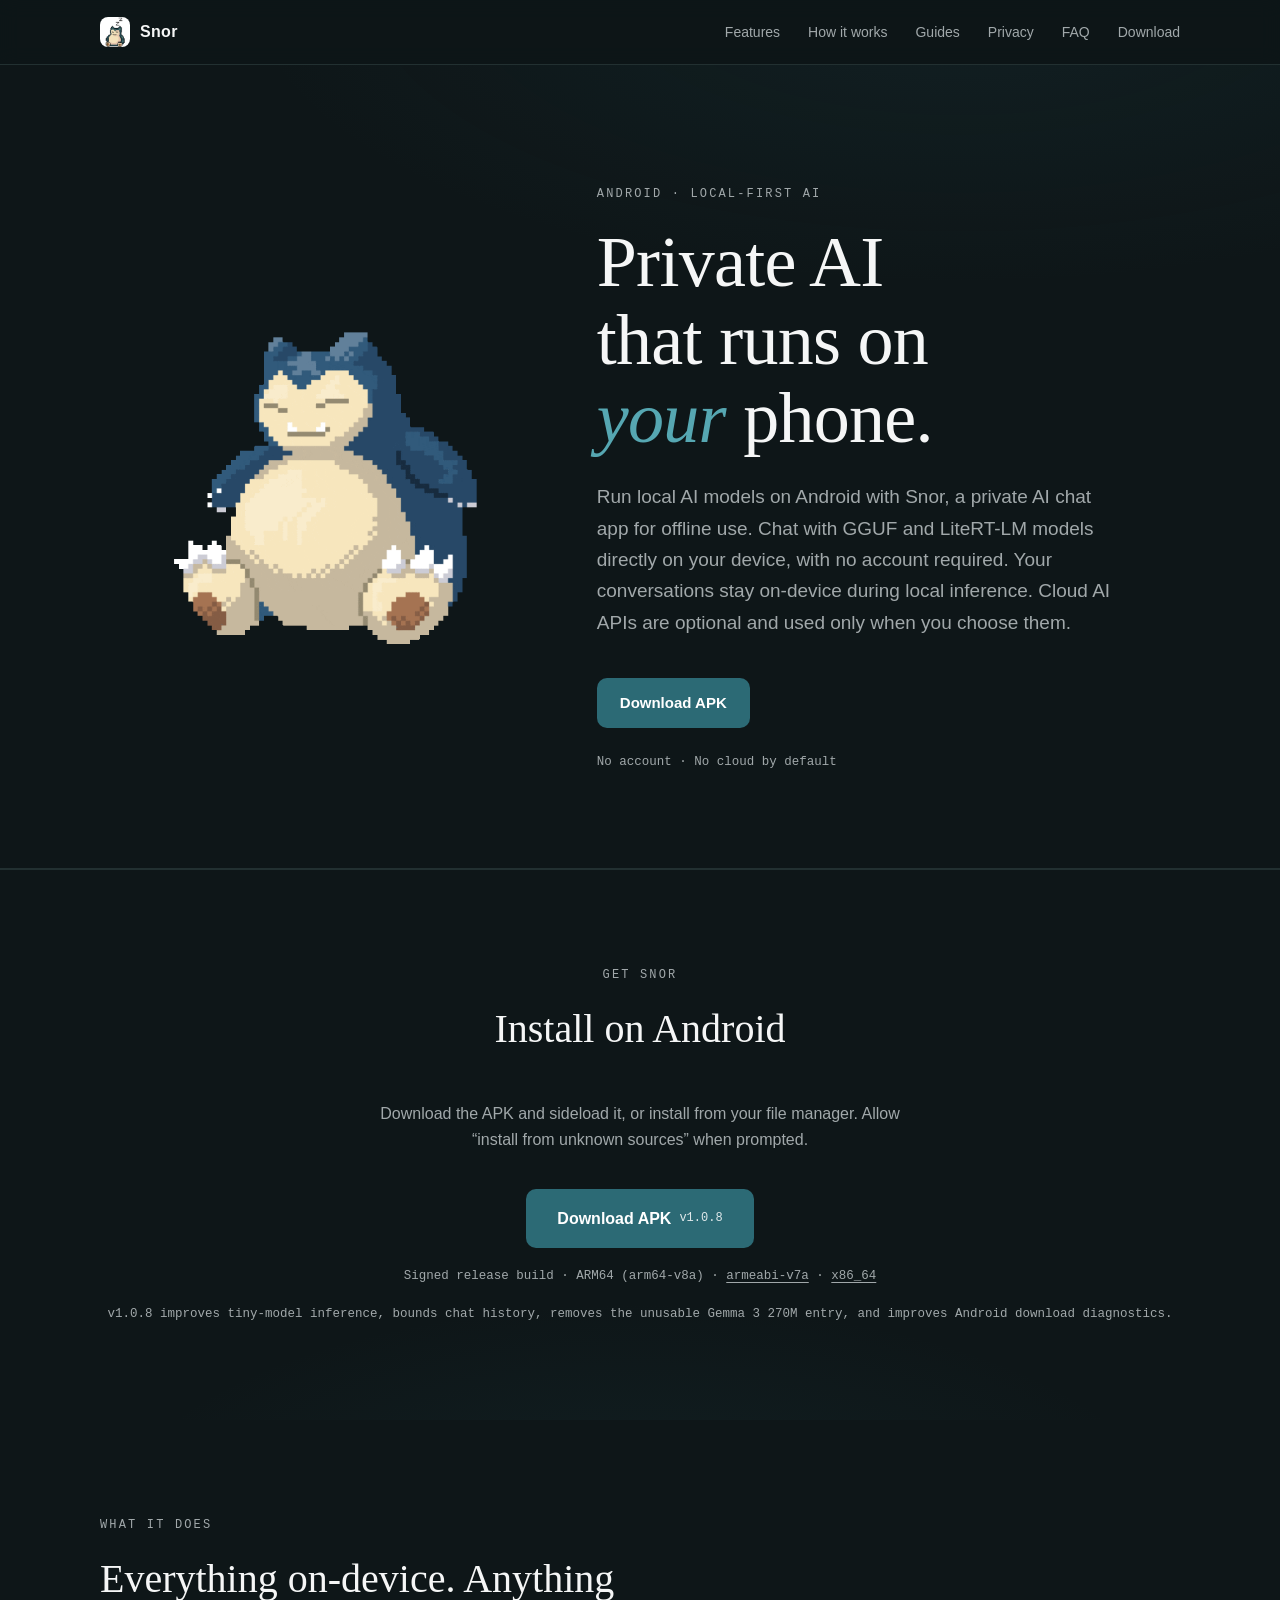
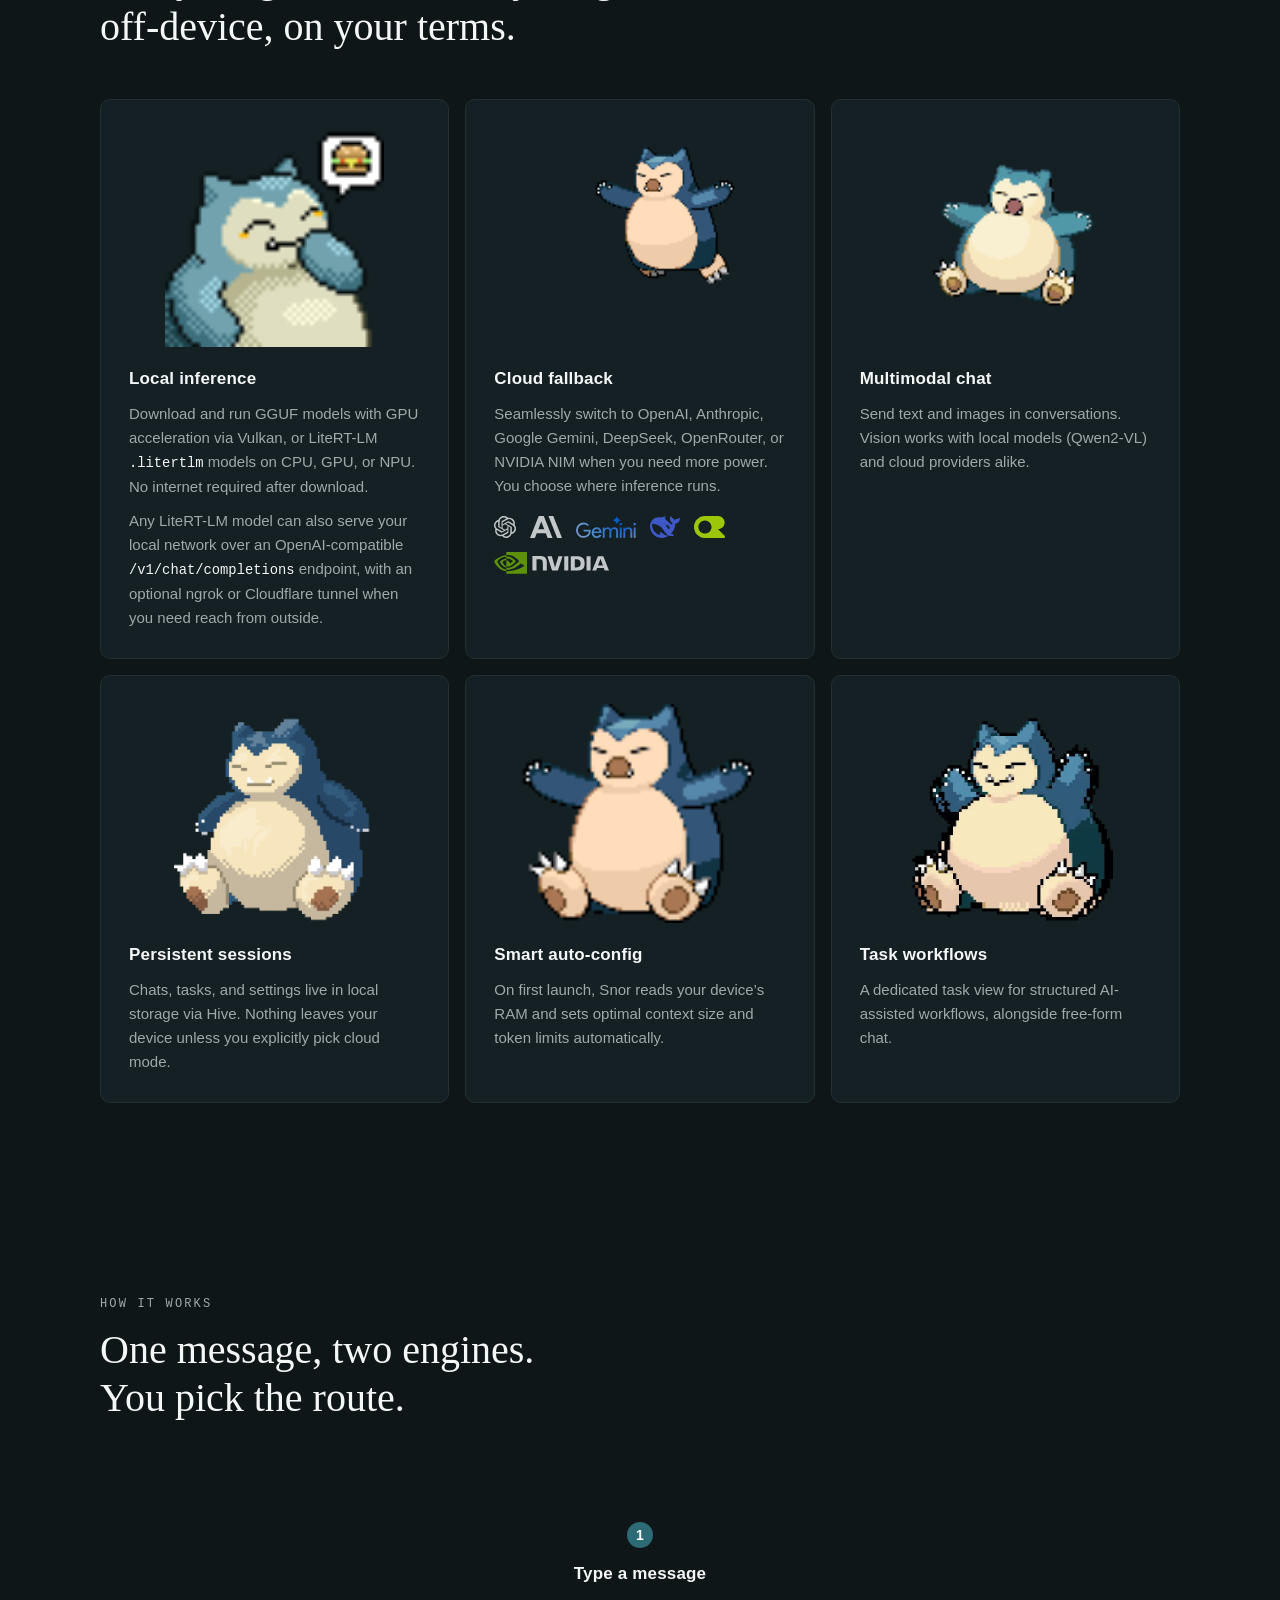
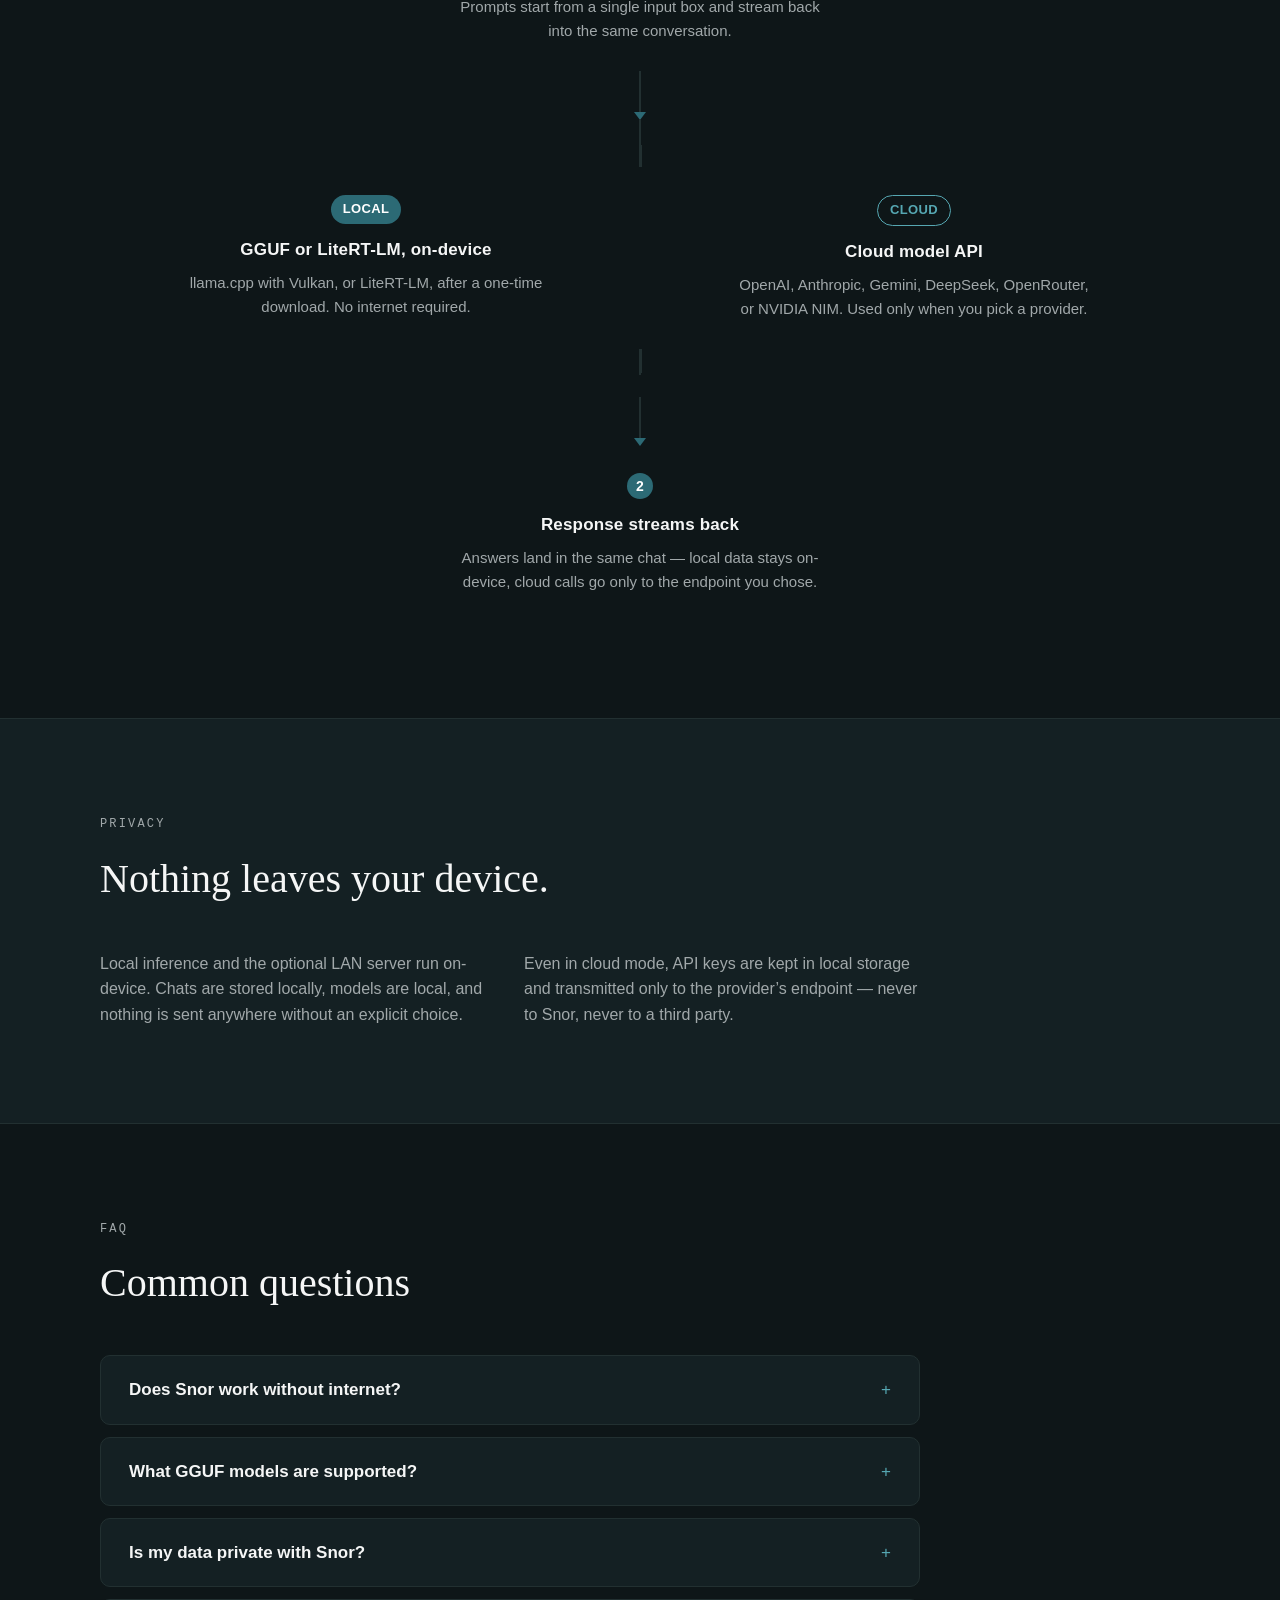
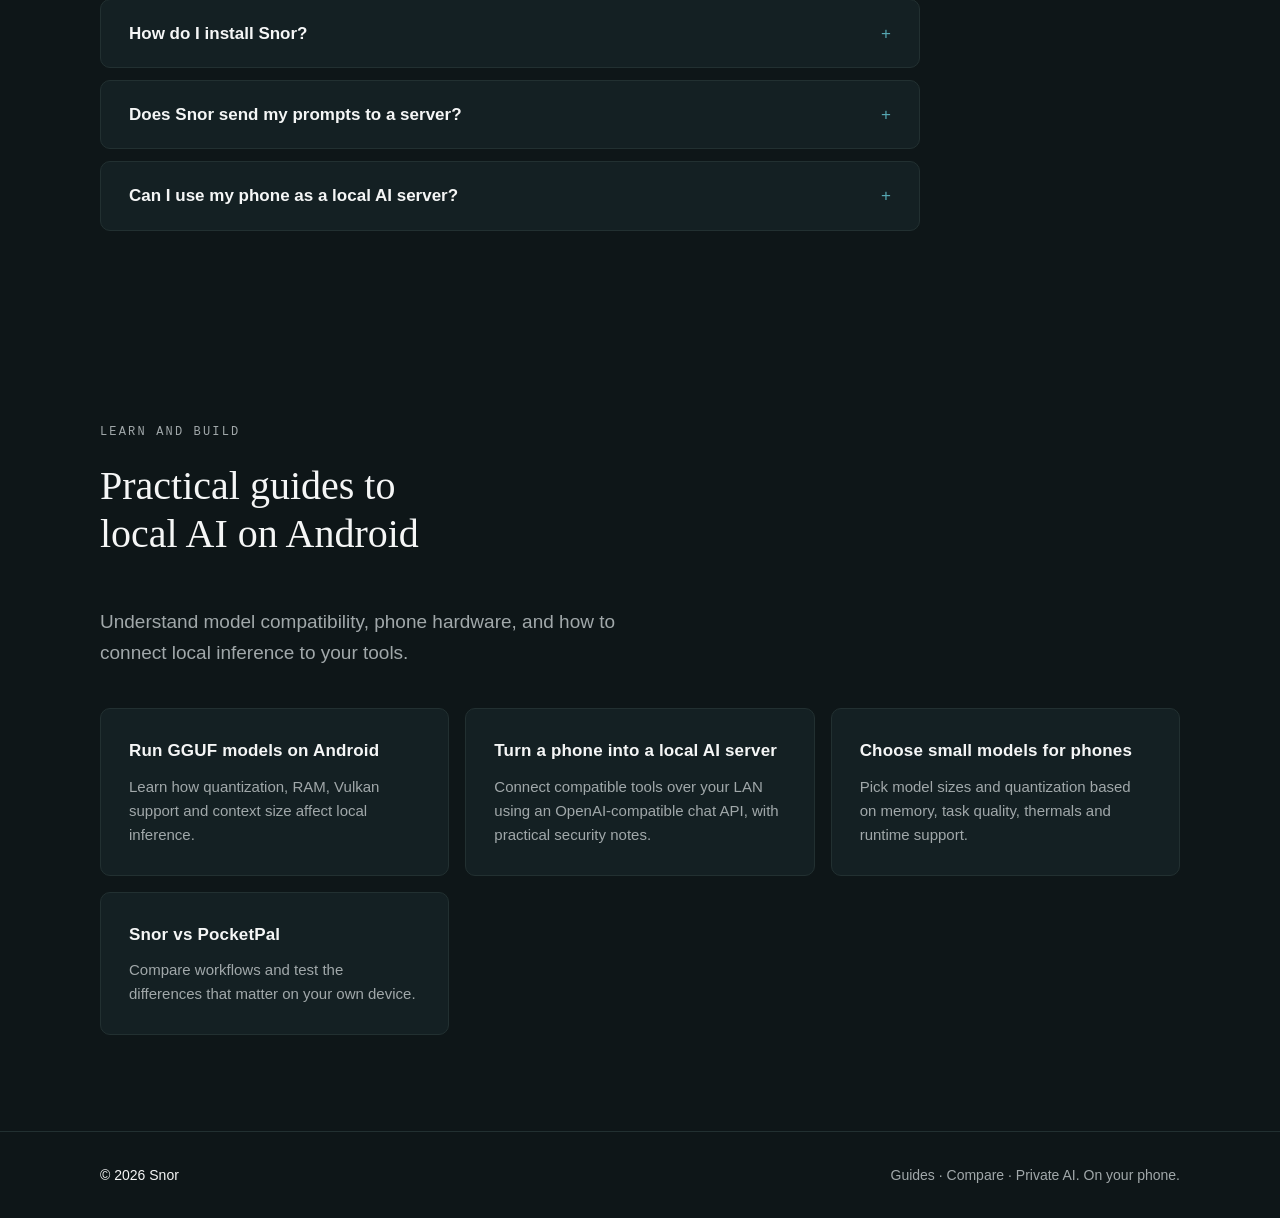
<file: index.html>
<!DOCTYPE html>
<html lang="en">
<head>
  <meta charset="UTF-8" />
  <meta name="viewport" content="width=device-width, initial-scale=1.0" />
  <meta name="robots" content="index, follow" />
  <title>Snor: Offline AI Chat &amp; Local LLMs for Android</title>
  <meta name="description" content="Run GGUF and LiteRT-LM models locally on Android with Snor, a private AI chat app. No account or internet needed for local inference; cloud AI is optional." />
  <meta property="og:title" content="Snor: Offline AI Chat &amp; Local LLMs for Android" />
  <meta property="og:site_name" content="Snor" />
  <meta property="og:description" content="Run GGUF and LiteRT-LM models locally on Android. Private AI chat with no account, offline inference, and optional cloud providers on your terms." />
  <meta property="og:type" content="website" />
  <meta property="og:locale" content="en_US" />
  <meta property="og:url" content="https://www.snor.site/" />
  <meta property="og:image" content="https://www.snor.site/assets/logo.jpg" />
  <meta property="og:image:secure_url" content="https://www.snor.site/assets/logo.jpg" />
  <meta property="og:image:type" content="image/jpeg" />
  <meta property="og:image:width" content="736" />
  <meta property="og:image:height" content="736" />
  <meta property="og:image:alt" content="Pixel-art fox mascot sitting with eyes closed and Zs floating above its head" />
  <meta name="twitter:card" content="summary_large_image" />
  <meta name="twitter:title" content="Snor: Offline AI Chat &amp; Local LLMs for Android" />
  <meta name="twitter:description" content="Run GGUF and LiteRT-LM models locally on Android. Private AI chat with no account, offline inference, and optional cloud providers on your terms." />
  <meta name="twitter:image" content="https://www.snor.site/assets/logo.jpg" />
  <meta name="twitter:image:alt" content="Pixel-art fox mascot sitting with eyes closed and Zs floating above its head" />
  <meta name="theme-color" content="#0e1618" />
  <link rel="canonical" href="https://www.snor.site/" />
  <link rel="preload" as="image" href="assets/img/idle.gif" fetchpriority="high" />
  <script type="application/ld+json">
  {
    "@context": "https://schema.org",
    "@graph": [
      {
        "@type": "Organization",
        "@id": "https://www.snor.site/#org",
        "name": "Snor",
        "url": "https://www.snor.site/",
        "logo": "https://www.snor.site/assets/logo.jpg",
        "sameAs": ["https://github.com/ravvdevv/snor-landing"]
      },
      {
        "@type": "SoftwareApplication",
        "@id": "https://www.snor.site/#app",
        "name": "Snor",
        "url": "https://www.snor.site/",
        "description": "A privacy-first Android AI chat app that runs supported GGUF and LiteRT-LM models locally on-device, with optional cloud AI chosen by the user.",
        "applicationCategory": "UtilitiesApplication",
        "applicationSubCategory": "AI Chat Client",
        "operatingSystem": "Android 8.0 or later",
        "softwareVersion": "1.0.8",
        "image": "https://www.snor.site/assets/logo.jpg",
        "downloadUrl": "https://github.com/ravvdevv/snor-landing/releases/latest/download/snor-v1.0.8.apk",
        "installUrl": "https://github.com/ravvdevv/snor-landing/releases/latest/download/snor-v1.0.8.apk",
        "softwareRequirements": "Android 8.0+ (API 26). Vulkan-capable GPU recommended for GGUF models.",
        "featureList": [
          "100% offline on-device inference",
          "GGUF (Q4_K_M, Q5_K_M) with Vulkan GPU acceleration",
          "LiteRT-LM models on CPU, GPU or NPU",
          "OpenAI-compatible /v1/chat/completions endpoint on your local network",
          "Opt-in cloud fallback to OpenAI, Anthropic, Gemini, DeepSeek, OpenRouter or NVIDIA NIM",
          "Multimodal chat with text and images",
          "Persistent local sessions",
          "Automatic context sizing based on device RAM"
        ],
        "offers": {
          "@type": "Offer",
          "price": "0",
          "priceCurrency": "USD",
          "availability": "https://schema.org/InStock",
          "operatingSystem": "Android 8.0+",
          "fileSize": "82.6 MB",
          "installUrl": "https://github.com/ravvdevv/snor-landing/releases/latest/download/snor-v1.0.8.apk"
        },
        "author": { "@id": "https://www.snor.site/#org" },
        "publisher": { "@id": "https://www.snor.site/#org" },
        "sameAs": ["https://github.com/ravvdevv/snor-landing"]
      },
      {
        "@type": "FAQPage",
        "@id": "https://www.snor.site/#faq",
        "mainEntity": [
          {
            "@type": "Question",
            "name": "Does Snor work without internet?",
            "acceptedAnswer": {
              "@type": "Answer",
              "text": "Yes, Snor runs GGUF and LiteRT-LM models completely on-device. No internet connection is required for local inference after the initial app and model download."
            }
          },
          {
            "@type": "Question",
            "name": "What GGUF models are supported?",
            "acceptedAnswer": {
              "@type": "Answer",
              "text": "Snor supports GGUF models with Vulkan GPU acceleration. Tested models include Phi-3, TinyLlama, Gemma 2B, and various Llama 3 variants in Q4_K_M and Q5_K_M quantization levels."
            }
          },
          {
            "@type": "Question",
            "name": "Is my data private with Snor?",
            "acceptedAnswer": {
              "@type": "Answer",
              "text": "Absolutely. Your chats, settings, and models remain on your device unless you explicitly choose to use cloud API fallback. Even in cloud mode, API keys are stored locally and transmitted only to the chosen provider."
            }
          },
          {
            "@type": "Question",
            "name": "How do I install Snor?",
            "acceptedAnswer": {
              "@type": "Answer",
              "text": "Download the APK from snor.site and open it on any Android 8.0 or newer device, then allow installs from your file manager when prompted. Pick the build that matches your device ABI: ARM64, armeabi-v7a or x86_64."
            }
          },
          {
            "@type": "Question",
            "name": "Does Snor send my prompts to a server?",
            "acceptedAnswer": {
              "@type": "Answer",
              "text": "Not unless you turn on cloud mode yourself. Local inference runs entirely on your device. In cloud mode, requests go directly from your device to the provider you selected, and your API key is stored locally."
            }
          },
          {
            "@type": "Question",
            "name": "Can I use my phone as a local AI server?",
            "acceptedAnswer": {
              "@type": "Answer",
              "text": "Yes. Any LiteRT-LM model loaded in Snor can expose an OpenAI-compatible /v1/chat/completions endpoint on your local network, so other apps and tools on your Wi-Fi can use it. An ngrok or Cloudflare tunnel is optional if you need access from outside your network."
            }
          }
        ]
      }
    ]
  }
  </script>
  <link rel="icon" type="image/png" sizes="512x512" href="assets/appicon.png" />
  <link rel="icon" type="image/png" sizes="16x16" href="assets/favicon-16x16.png" />
  <link rel="icon" type="image/png" sizes="32x32" href="assets/favicon-32x32.png" />
  <link rel="icon" type="image/png" sizes="48x48" href="assets/favicon-48x48.png" />
  <link rel="apple-touch-icon" sizes="180x180" href="assets/apple-touch-icon.png" />
  <link rel="stylesheet" href="styles.css" />
</head>
<body>
  <header class="site-header">
    <div class="container header-inner">
      <a class="brand" href="#top" aria-label="Snor home">
        <img class="brand-mark" src="assets/logo.jpg" alt="" width="30" height="30" />
        <span class="brand-name">Snor</span>
      </a>
      <nav class="nav" aria-label="Primary">
        <a href="#features">Features</a>
        <a href="#how-it-works">How it works</a>
        <a href="#guides">Guides</a>
        <a href="#privacy">Privacy</a>
        <a href="#faq">FAQ</a>
        <a href="#download">Download</a>
      </nav>
    </div>
  </header>

  <main id="top">
    <!-- HERO -->
    <section class="hero">
      <div class="container hero-inner">
        <div class="hero-visual">
          <img src="assets/img/idle.gif" alt="Pixel-art fox mascot standing idle" width="480" height="480" fetchpriority="high" decoding="async" /></picture>
        </div>
        <div class="hero-copy">
          <p class="eyebrow">Android · Local-first AI</p>
          <h1>Private AI that runs on <em>your</em> phone.</h1>
          <p class="lede">
            Run local AI models on Android with Snor, a private AI chat app for offline use. Chat with GGUF and LiteRT-LM models directly on your device, with no account required. Your conversations stay on-device during local inference. Cloud AI APIs are optional and used only when you choose them.
          </p>
                    <div class="hero-actions">
            <a class="btn btn-primary" href="https://github.com/ravvdevv/snor-landing/releases/latest/download/snor-v1.0.8.apk">Download APK</a>
          </div>
          <p class="meta">No account · No cloud by default</p>
        </div>
      </div>
    </section>

    <!-- DOWNLOAD -->
        <section id="download" class="download">
          <div class="container download-inner">
            <p class="eyebrow">Get Snor</p>
            <h2>Install on Android</h2>
            <p class="download-note">
              Download the APK and sideload it, or install from your file manager.
              Allow &ldquo;install from unknown sources&rdquo; when prompted.
            </p>
            <a class="btn btn-primary btn-large" href="https://github.com/ravvdevv/snor-landing/releases/latest/download/snor-v1.0.8.apk">Download APK <span class="btn-meta">v1.0.8</span></a>
            <p class="meta muted">Signed release build · ARM64 (arm64-v8a) · <a href="https://github.com/ravvdevv/snor-landing/releases/latest/download/app-armeabi-v7a-release.apk">armeabi-v7a</a> · <a href="https://github.com/ravvdevv/snor-landing/releases/latest/download/app-x86_64-release.apk">x86_64</a></p>
            <p class="meta muted">v1.0.8 improves tiny-model inference, bounds chat history, removes the unusable Gemma 3 270M entry, and improves Android download diagnostics.</p>
          </div>
        </section>

        <!-- FEATURES -->
        <section id="features" class="features">
      <div class="container">
        <p class="eyebrow">What it does</p>
        <h2>Everything on-device. Anything off-device, on your terms.</h2>
        <div class="grid">
          <article class="card">
            <figure class="card-media">
              <img src="assets/img/thinking.gif" alt="Pixel-art fox dozing with Zs above its head" width="50" height="50" loading="lazy" />
            </figure>
            <h3>Local inference</h3>
            <p>Download and run GGUF models with GPU acceleration via Vulkan, or LiteRT-LM <code>.litertlm</code> models on CPU, GPU, or NPU. No internet required after download.</p>
            <p class="card-note">Any LiteRT-LM model can also serve your local network over an OpenAI-compatible <code>/v1/chat/completions</code> endpoint, with an optional ngrok or Cloudflare tunnel when you need reach from outside.</p>
          </article>
          <article class="card">
            <figure class="card-media">
              <img src="assets/img/loading_screen.gif" alt="Pixel-art fox sitting calmly while a cloud request runs" width="158" height="106" loading="lazy" />
            </figure>
            <h3>Cloud fallback</h3>
            <p>Seamlessly switch to OpenAI, Anthropic, Google Gemini, DeepSeek, OpenRouter, or NVIDIA NIM when you need more power. You choose where inference runs.</p>
            <div class="provider-logos">
              <img src="assets/logo/openai_dark.svg" alt="OpenAI" width="22" height="22" loading="lazy">
              <img src="assets/logo/anthropic_dark.svg" alt="Anthropic" width="32" height="22" loading="lazy">
              <img src="assets/logo/google-gemini.svg" alt="Google Gemini" width="60" height="22" loading="lazy">
              <img src="assets/logo/deepseek.svg" alt="DeepSeek" width="30" height="22" loading="lazy">
              <img src="assets/logo/openrouter_dark.svg" alt="OpenRouter" width="31" height="22" loading="lazy">
              <img src="assets/logo/nvidia_dark.svg" alt="NVIDIA NIM" width="115" height="22" loading="lazy">
            </div>
          </article>
          <article class="card">
            <figure class="card-media">
              <img src="assets/img/suprise.gif" alt="Pixel-art fox holding an open card in a multimodal chat" width="100" height="100" loading="lazy" />
            </figure>
            <h3>Multimodal chat</h3>
            <p>Send text and images in conversations. Vision works with local models (Qwen2-VL) and cloud providers alike.</p>
          </article>
          <article class="card">
            <figure class="card-media">
              <img src="assets/img/idle.gif" alt="Pixel-art fox mascot standing idle" width="224" height="224" loading="lazy" />
            </figure>
            <h3>Persistent sessions</h3>
            <p>Chats, tasks, and settings live in local storage via Hive. Nothing leaves your device unless you explicitly pick cloud mode.</p>
          </article>
          <article class="card">
            <figure class="card-media">
              <img src="assets/img/boo.gif" alt="Pixel-art fox with raised paws during first-launch auto-configuration" width="78" height="71" loading="lazy" />
            </figure>
            <h3>Smart auto-config</h3>
            <p>On first launch, Snor reads your device&rsquo;s RAM and sets optimal context size and token limits automatically.</p>
          </article>
          <article class="card">
            <figure class="card-media">
              <picture>
                <source srcset="assets/img/waving.webp" type="image/webp" />
                <img src="assets/img/waving.gif" alt="Pixel-art fox sitting and waving" width="500" height="507" loading="lazy" decoding="async" />
              </picture>
            </figure>
            <h3>Task workflows</h3>
            <p>A dedicated task view for structured AI-assisted workflows, alongside free-form chat.</p>
          </article>
        </div>
      </div>
    </section>

    <!-- HOW IT WORKS -->
    <section id="how-it-works" class="how">
      <div class="container">
        <p class="eyebrow">How it works</p>
        <h2>One message, two engines. You pick the route.</h2>
        <div class="flow">
          <div class="flow-box flow-narrow">
            <span class="flow-tag">1</span>
            <h3>Type a message</h3>
            <p>Prompts start from a single input box and stream back into the same conversation.</p>
          </div>

          <div class="flow-link" aria-hidden="true"></div>

          <div class="flow-split" aria-hidden="true">
            <span class="c-in"></span>
            <span class="c-rail"></span>
            <span class="c-out c-out-left"></span>
            <span class="c-out c-out-right"></span>
          </div>

          <div class="flow-branches">
            <article class="flow-box">
              <span class="flow-badge flow-badge-local">Local</span>
              <h3>GGUF or LiteRT-LM, on-device</h3>
              <p>llama.cpp with Vulkan, or LiteRT-LM, after a one-time download. No internet required.</p>
            </article>
            <article class="flow-box">
              <span class="flow-badge flow-badge-cloud">Cloud</span>
              <h3>Cloud model API</h3>
              <p>OpenAI, Anthropic, Gemini, DeepSeek, OpenRouter, or NVIDIA&nbsp;NIM. Used only when you pick a provider.</p>
            </article>
          </div>

          <div class="flow-merge" aria-hidden="true">
            <span class="c-in c-in-left"></span>
            <span class="c-in c-in-right"></span>
            <span class="c-rail"></span>
            <span class="c-out"></span>
          </div>

          <div class="flow-link" aria-hidden="true"></div>

          <div class="flow-box flow-narrow">
            <span class="flow-tag">2</span>
            <h3>Response streams back</h3>
            <p>Answers land in the same chat &mdash; local data stays on-device, cloud calls go only to the endpoint you chose.</p>
          </div>
        </div>
      </div>
    </section>

    <!-- PRIVACY -->
    <section id="privacy" class="privacy">
      <div class="container privacy-inner">
        <p class="eyebrow">Privacy</p>
        <h2>Nothing leaves your device.</h2>
        <div class="privacy-grid">
          <p>
            Local inference and the optional LAN server run on-device. Chats are stored locally, models are local,
            and nothing is sent anywhere without an explicit choice.
          </p>
          <p>
            Even in cloud mode, API keys are kept in local storage and transmitted only to the
            provider&rsquo;s endpoint &mdash; never to Snor, never to a third party.
          </p>
        </div>
      </div>
    </section>

    <!-- FAQ -->
    <section id="faq" class="faq">
      <div class="container">
        <p class="eyebrow">FAQ</p>
        <h2>Common questions</h2>
        <div class="faq-list">
          <details class="faq-item">
            <summary>Does Snor work without internet?</summary>
            <p>Yes, Snor runs GGUF and LiteRT-LM models completely on-device. No internet connection is required for local inference after the initial app and model download.</p>
          </details>
          <details class="faq-item">
            <summary>What GGUF models are supported?</summary>
            <p>Snor supports GGUF models with Vulkan GPU acceleration. Tested models include Phi-3, TinyLlama, Gemma 2B, and various Llama 3 variants in Q4_K_M and Q5_K_M quantization levels.</p>
          </details>
          <details class="faq-item">
            <summary>Is my data private with Snor?</summary>
            <p>Absolutely. Your chats, settings, and models remain on your device unless you explicitly choose to use cloud API fallback. Even in cloud mode, API keys are stored locally and transmitted only to the chosen provider.</p>
          </details>
          <details class="faq-item">
            <summary>How do I install Snor?</summary>
            <p>Download the APK from snor.site and open it on any Android 8.0 or newer device, then allow installs from your file manager when prompted. Pick the build that matches your device ABI: ARM64, armeabi-v7a or x86_64.</p>
          </details>
          <details class="faq-item">
            <summary>Does Snor send my prompts to a server?</summary>
            <p>Not unless you turn on cloud mode yourself. Local inference runs entirely on your device. In cloud mode, requests go directly from your device to the provider you selected, and your API key is stored locally.</p>
          </details>
          <details class="faq-item">
            <summary>Can I use my phone as a local AI server?</summary>
            <p>Yes. Any LiteRT-LM model loaded in Snor can expose an OpenAI-compatible <code>/v1/chat/completions</code> endpoint on your local network, so other apps and tools on your Wi-Fi can use it. An ngrok or Cloudflare tunnel is optional if you need access from outside your network.</p>
          </details>
        </div>
      </div>
    </section>

    <!-- SEO GUIDES -->
    <section id="guides" class="features">
      <div class="container">
        <p class="eyebrow">Learn and build</p>
        <h2>Practical guides to local AI on Android</h2>
        <p class="lede">Understand model compatibility, phone hardware, and how to connect local inference to your tools.</p>
        <div class="grid">
          <article class="card"><h3><a href="/guides/run-gguf-on-android.html">Run GGUF models on Android</a></h3><p>Learn how quantization, RAM, Vulkan support and context size affect local inference.</p></article>
          <article class="card"><h3><a href="/guides/phone-as-local-ai-server.html">Turn a phone into a local AI server</a></h3><p>Connect compatible tools over your LAN using an OpenAI-compatible chat API, with practical security notes.</p></article>
          <article class="card"><h3><a href="/guides/best-small-models.html">Choose small models for phones</a></h3><p>Pick model sizes and quantization based on memory, task quality, thermals and runtime support.</p></article>
          <article class="card"><h3><a href="/compare/snor-vs-pocketpal.html">Snor vs PocketPal</a></h3><p>Compare workflows and test the differences that matter on your own device.</p></article>
        </div>
      </div>
    </section>
  </main>

  <footer class="site-footer">
    <div class="container footer-inner">
      <span>© <span id="year">2026</span> Snor</span>
      <span class="muted"><a href="/guides/run-gguf-on-android.html">Guides</a> · <a href="/compare/snor-vs-pocketpal.html">Compare</a> · Private AI. On your phone.</span>
    </div>
  </footer>

  <script src="script.js"></script>
</body>
</html>
</file>
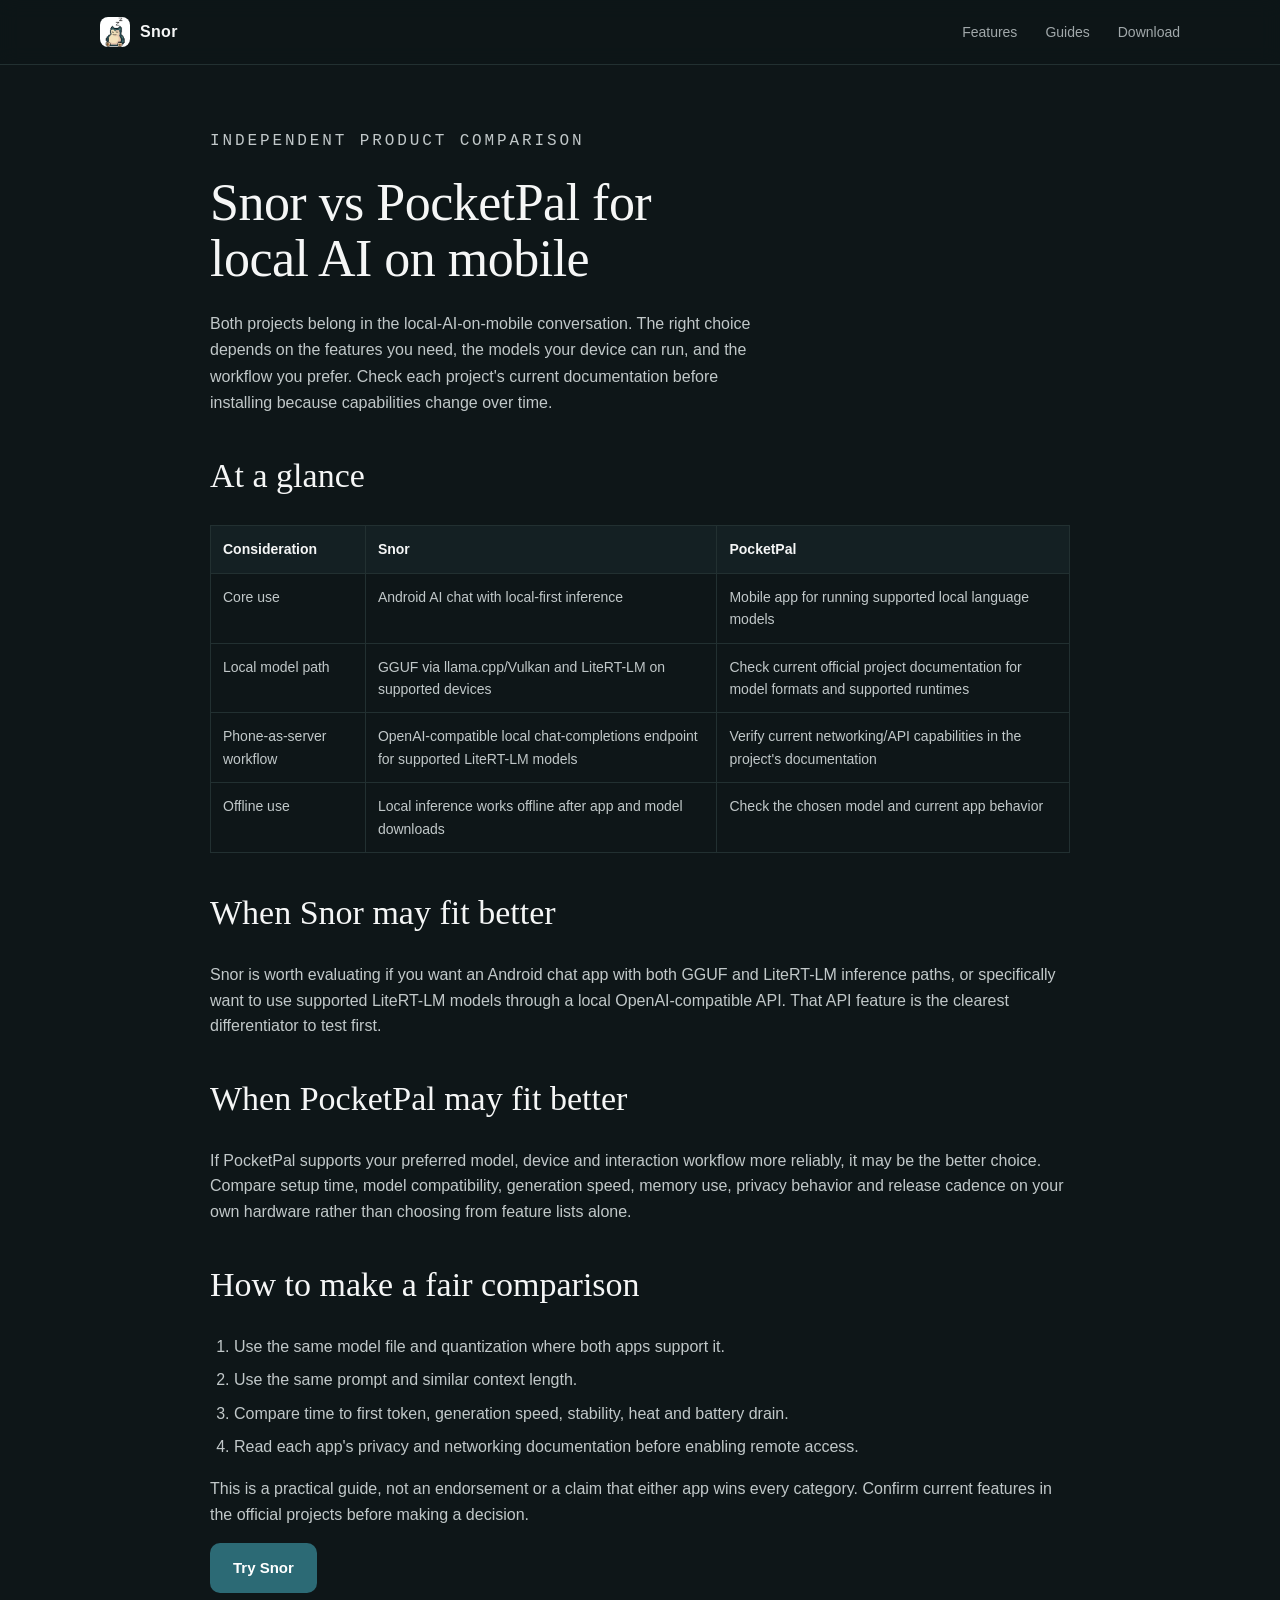
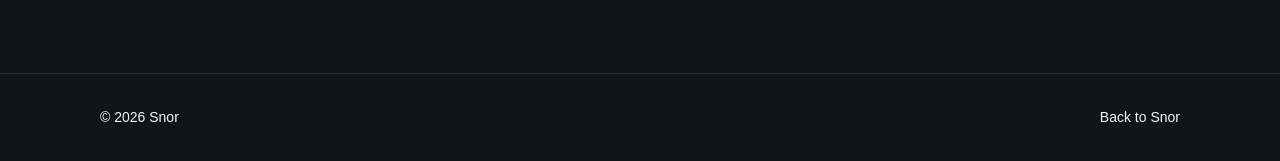
<file: compare/snor-vs-pocketpal.html>
<!doctype html>
<html lang="en">
<head>
  <meta charset="utf-8">
  <meta name="viewport" content="width=device-width, initial-scale=1">
  <title>Snor vs PocketPal: Local AI on Android | Snor</title>
  <meta name="description" content="Compare Snor and PocketPal for running local AI on mobile, including model workflows, networking and practical trade-offs.">
  <link rel="canonical" href="https://www.snor.site/compare/snor-vs-pocketpal.html">
  <meta name="robots" content="index,follow">
  <meta property="og:type" content="article">
  <meta property="og:site_name" content="Snor">
  <meta property="og:title" content="Snor vs PocketPal: Local AI on Android | Snor">
  <meta property="og:description" content="Compare Snor and PocketPal for running local AI on mobile, including model workflows, networking and practical trade-offs.">
  <meta property="og:url" content="https://www.snor.site/compare/snor-vs-pocketpal.html">
  <meta property="og:image" content="https://www.snor.site/assets/logo.jpg">
  <meta name="twitter:card" content="summary">
  <meta name="twitter:title" content="Snor vs PocketPal: Local AI on Android | Snor">
  <meta name="twitter:description" content="Compare Snor and PocketPal for running local AI on mobile, including model workflows, networking and practical trade-offs.">
  <script type="application/ld+json">{"@context":"https://schema.org","@type":"Article","headline":"Snor vs PocketPal for local AI on mobile","description":"Compare Snor and PocketPal for running local AI on mobile, including model workflows, networking and practical trade-offs.","mainEntityOfPage":"https://www.snor.site/compare/snor-vs-pocketpal.html","author":{"@type":"Organization","name":"Snor","url":"https://www.snor.site/"},"publisher":{"@type":"Organization","name":"Snor","url":"https://www.snor.site/","logo":{"@type":"ImageObject","url":"https://www.snor.site/assets/logo.jpg"}},"datePublished":"2026-10-24","dateModified":"2026-10-24"}</script>
  <link rel="stylesheet" href="/styles.css">
</head>
<body>
  <header class="site-header"><div class="container header-inner"><a class="brand" href="/" aria-label="Snor home"><img class="brand-mark" src="/assets/logo.jpg" alt="" width="30" height="30"><span class="brand-name">Snor</span></a><nav class="nav" aria-label="Primary"><a href="/#features">Features</a><a href="/#guides">Guides</a><a href="/#download">Download</a></nav></div></header>
  <main class="container article-page">
    <p class="eyebrow">Independent product comparison</p>
    <h1>Snor vs PocketPal for local AI on mobile</h1>
    <p class="lede">Both projects belong in the local-AI-on-mobile conversation. The right choice depends on the features you need, the models your device can run, and the workflow you prefer. Check each project's current documentation before installing because capabilities change over time.</p>
    <h2>At a glance</h2>
    <div class="table-wrap"><table><thead><tr><th>Consideration</th><th>Snor</th><th>PocketPal</th></tr></thead><tbody>
      <tr><td>Core use</td><td>Android AI chat with local-first inference</td><td>Mobile app for running supported local language models</td></tr>
      <tr><td>Local model path</td><td>GGUF via llama.cpp/Vulkan and LiteRT-LM on supported devices</td><td>Check current official project documentation for model formats and supported runtimes</td></tr>
      <tr><td>Phone-as-server workflow</td><td>OpenAI-compatible local chat-completions endpoint for supported LiteRT-LM models</td><td>Verify current networking/API capabilities in the project's documentation</td></tr>
      <tr><td>Offline use</td><td>Local inference works offline after app and model downloads</td><td>Check the chosen model and current app behavior</td></tr>
    </tbody></table></div>
    <h2>When Snor may fit better</h2>
    <p>Snor is worth evaluating if you want an Android chat app with both GGUF and LiteRT-LM inference paths, or specifically want to use supported LiteRT-LM models through a local OpenAI-compatible API. That API feature is the clearest differentiator to test first.</p>
    <h2>When PocketPal may fit better</h2>
    <p>If PocketPal supports your preferred model, device and interaction workflow more reliably, it may be the better choice. Compare setup time, model compatibility, generation speed, memory use, privacy behavior and release cadence on your own hardware rather than choosing from feature lists alone.</p>
    <h2>How to make a fair comparison</h2>
    <ol><li>Use the same model file and quantization where both apps support it.</li><li>Use the same prompt and similar context length.</li><li>Compare time to first token, generation speed, stability, heat and battery drain.</li><li>Read each app's privacy and networking documentation before enabling remote access.</li></ol>
    <p>This is a practical guide, not an endorsement or a claim that either app wins every category. Confirm current features in the official projects before making a decision.</p>
    <p><a class="btn btn-primary" href="https://github.com/ravvdevv/snor-landing/releases/latest">Try Snor</a></p>
  </main>
  <footer class="site-footer"><div class="container footer-inner"><span>© 2026 Snor</span><a href="/">Back to Snor</a></div></footer>
</body>
</html>
</file>
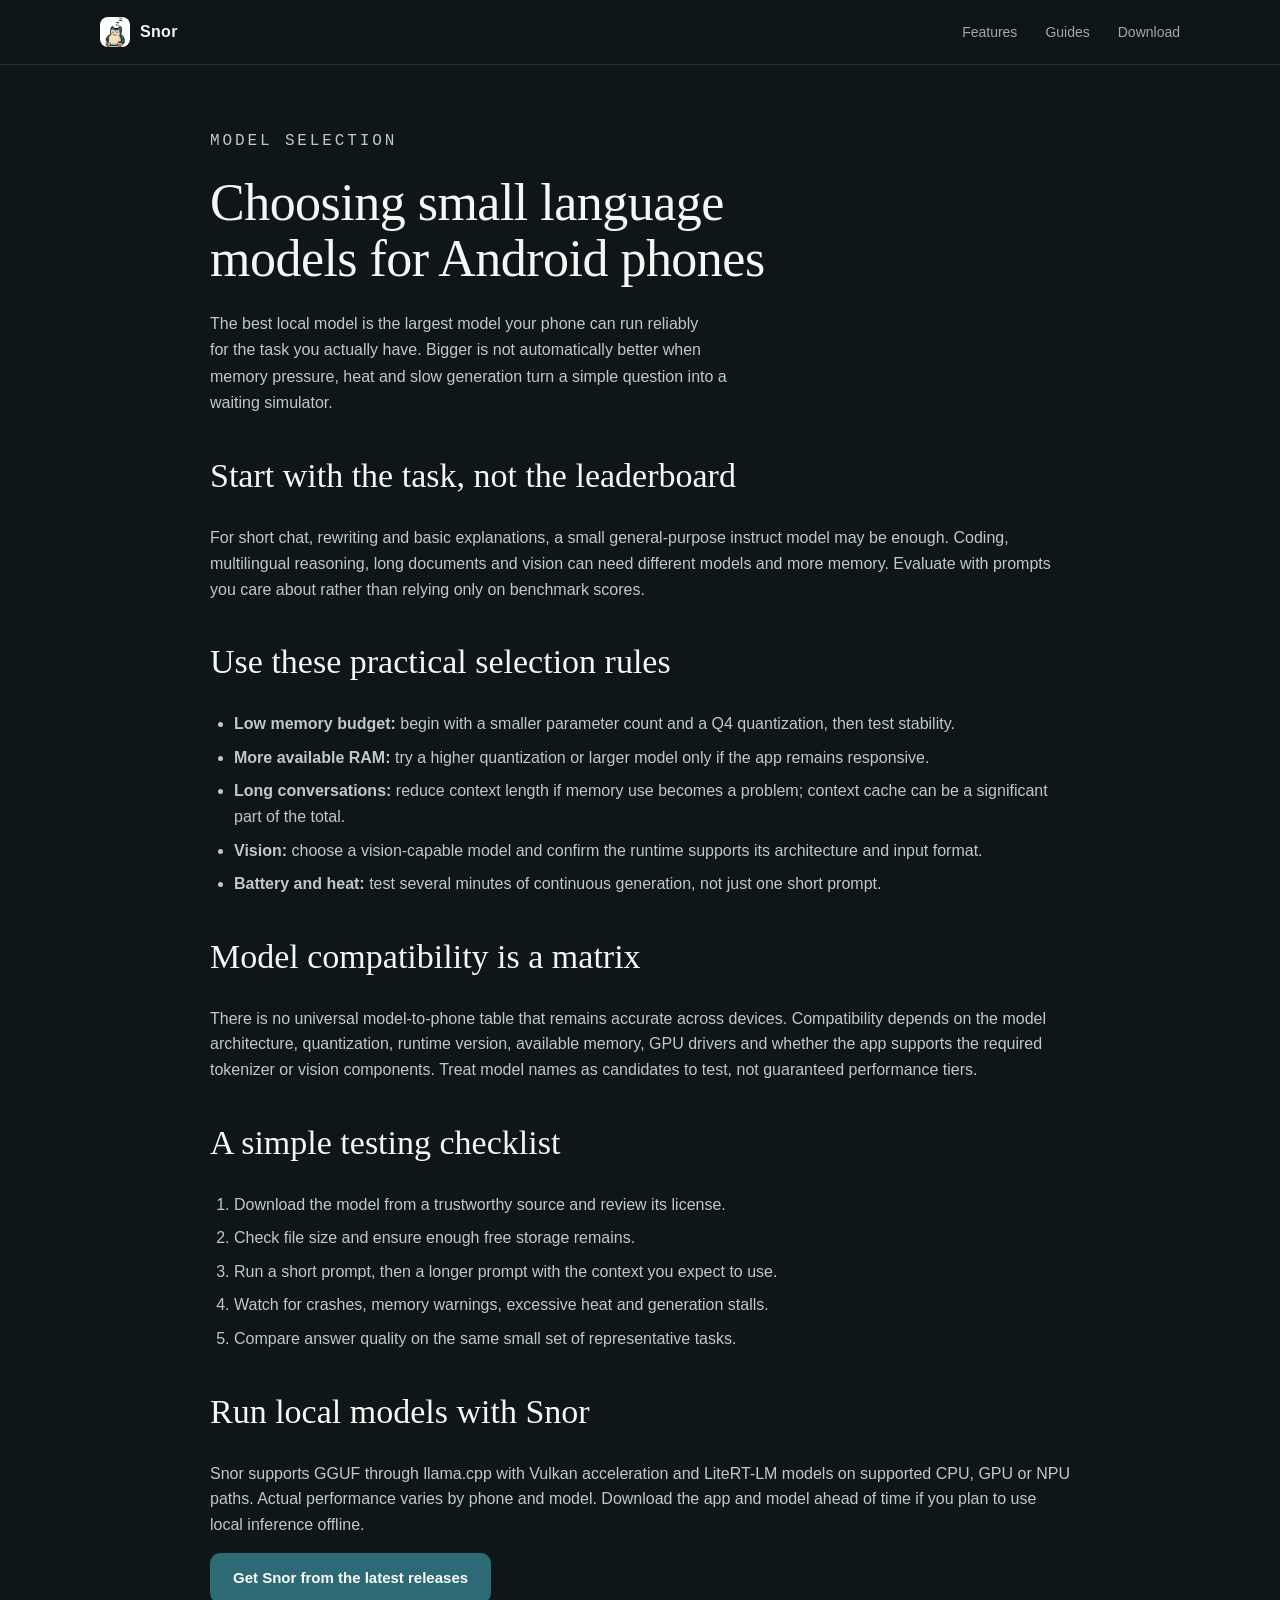
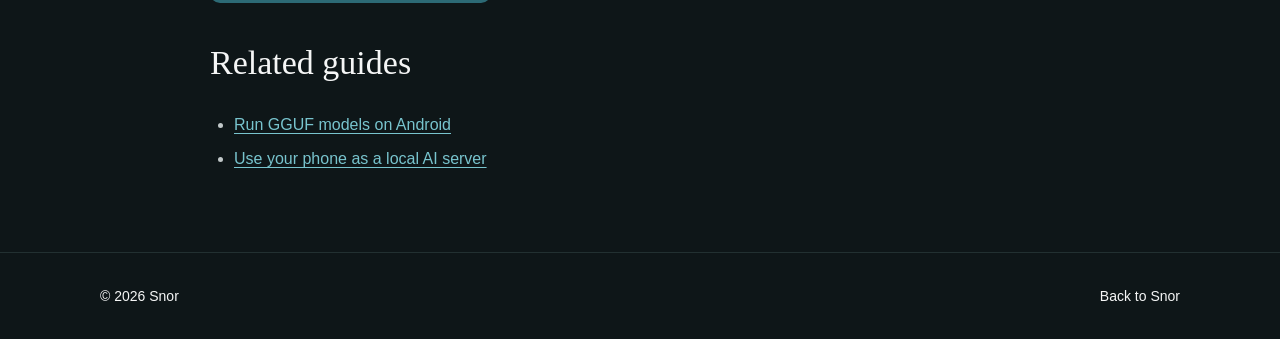
<file: guides/best-small-models.html>
<!doctype html>
<html lang="en">
<head>
  <meta charset="utf-8">
  <meta name="viewport" content="width=device-width, initial-scale=1">
  <title>Best Small Language Models for Android Phones | Snor</title>
  <meta name="description" content="Choose small local language models for Android by RAM, quantization, task quality and runtime compatibility.">
  <link rel="canonical" href="https://www.snor.site/guides/best-small-models.html">
  <meta name="robots" content="index,follow">
  <meta property="og:type" content="article">
  <meta property="og:site_name" content="Snor">
  <meta property="og:title" content="Best Small Language Models for Android Phones | Snor">
  <meta property="og:description" content="Choose small local language models for Android by RAM, quantization, task quality and runtime compatibility.">
  <meta property="og:url" content="https://www.snor.site/guides/best-small-models.html">
  <meta property="og:image" content="https://www.snor.site/assets/logo.jpg">
  <meta name="twitter:card" content="summary">
  <meta name="twitter:title" content="Best Small Language Models for Android Phones | Snor">
  <meta name="twitter:description" content="Choose small local language models for Android by RAM, quantization, task quality and runtime compatibility.">
  <script type="application/ld+json">{"@context":"https://schema.org","@type":"Article","headline":"Choosing small language models for Android phones","description":"Choose small local language models for Android by RAM, quantization, task quality and runtime compatibility.","mainEntityOfPage":"https://www.snor.site/guides/best-small-models.html","author":{"@type":"Organization","name":"Snor","url":"https://www.snor.site/"},"publisher":{"@type":"Organization","name":"Snor","url":"https://www.snor.site/","logo":{"@type":"ImageObject","url":"https://www.snor.site/assets/logo.jpg"}},"datePublished":"2026-10-24","dateModified":"2026-10-24"}</script>
  <link rel="stylesheet" href="/styles.css">
</head>
<body>
  <header class="site-header"><div class="container header-inner"><a class="brand" href="/" aria-label="Snor home"><img class="brand-mark" src="/assets/logo.jpg" alt="" width="30" height="30"><span class="brand-name">Snor</span></a><nav class="nav" aria-label="Primary"><a href="/#features">Features</a><a href="/#guides">Guides</a><a href="/#download">Download</a></nav></div></header>
  <main class="container article-page">
    <p class="eyebrow">Model selection</p>
    <h1>Choosing small language models for Android phones</h1>
    <p class="lede">The best local model is the largest model your phone can run reliably for the task you actually have. Bigger is not automatically better when memory pressure, heat and slow generation turn a simple question into a waiting simulator.</p>
    <h2>Start with the task, not the leaderboard</h2>
    <p>For short chat, rewriting and basic explanations, a small general-purpose instruct model may be enough. Coding, multilingual reasoning, long documents and vision can need different models and more memory. Evaluate with prompts you care about rather than relying only on benchmark scores.</p>
    <h2>Use these practical selection rules</h2>
    <ul><li><strong>Low memory budget:</strong> begin with a smaller parameter count and a Q4 quantization, then test stability.</li><li><strong>More available RAM:</strong> try a higher quantization or larger model only if the app remains responsive.</li><li><strong>Long conversations:</strong> reduce context length if memory use becomes a problem; context cache can be a significant part of the total.</li><li><strong>Vision:</strong> choose a vision-capable model and confirm the runtime supports its architecture and input format.</li><li><strong>Battery and heat:</strong> test several minutes of continuous generation, not just one short prompt.</li></ul>
    <h2>Model compatibility is a matrix</h2>
    <p>There is no universal model-to-phone table that remains accurate across devices. Compatibility depends on the model architecture, quantization, runtime version, available memory, GPU drivers and whether the app supports the required tokenizer or vision components. Treat model names as candidates to test, not guaranteed performance tiers.</p>
    <h2>A simple testing checklist</h2>
    <ol><li>Download the model from a trustworthy source and review its license.</li><li>Check file size and ensure enough free storage remains.</li><li>Run a short prompt, then a longer prompt with the context you expect to use.</li><li>Watch for crashes, memory warnings, excessive heat and generation stalls.</li><li>Compare answer quality on the same small set of representative tasks.</li></ol>
    <h2>Run local models with Snor</h2>
    <p>Snor supports GGUF through llama.cpp with Vulkan acceleration and LiteRT-LM models on supported CPU, GPU or NPU paths. Actual performance varies by phone and model. Download the app and model ahead of time if you plan to use local inference offline.</p>
    <p><a class="btn btn-primary" href="https://github.com/ravvdevv/snor-landing/releases/latest">Get Snor from the latest releases</a></p>
    <h2>Related guides</h2><ul><li><a href="/guides/run-gguf-on-android.html">Run GGUF models on Android</a></li><li><a href="/guides/phone-as-local-ai-server.html">Use your phone as a local AI server</a></li></ul>
  </main>
  <footer class="site-footer"><div class="container footer-inner"><span>© 2026 Snor</span><a href="/">Back to Snor</a></div></footer>
</body>
</html>
</file>
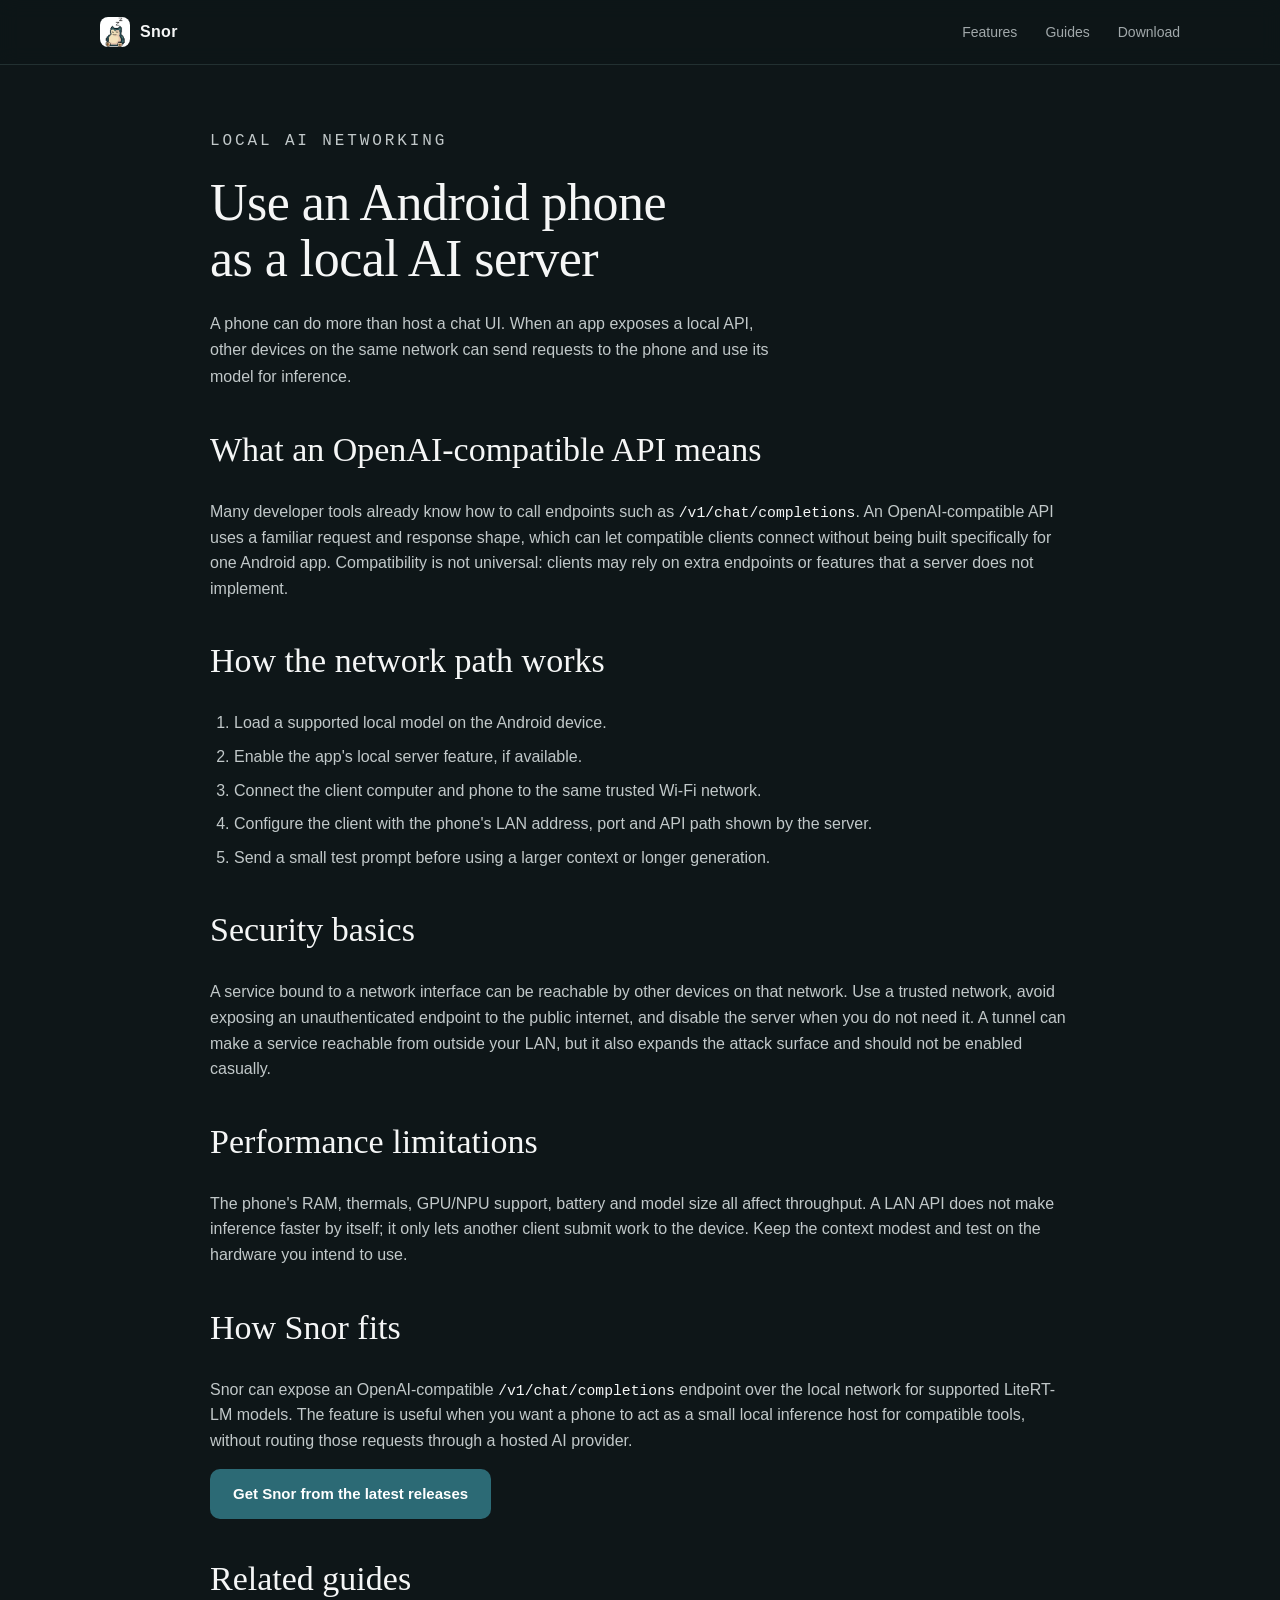
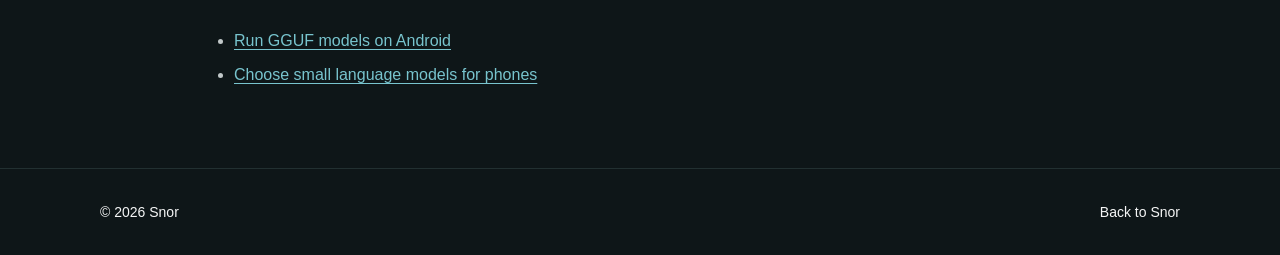
<file: guides/phone-as-local-ai-server.html>
<!doctype html>
<html lang="en">
<head>
  <meta charset="utf-8">
  <meta name="viewport" content="width=device-width, initial-scale=1">
  <title>Use an Android Phone as a Local AI Server | Snor</title>
  <meta name="description" content="Learn how an Android phone can serve local AI inference over your Wi-Fi using an OpenAI-compatible chat completions API.">
  <link rel="canonical" href="https://www.snor.site/guides/phone-as-local-ai-server.html">
  <meta name="robots" content="index,follow">
  <meta property="og:type" content="article">
  <meta property="og:site_name" content="Snor">
  <meta property="og:title" content="Use an Android Phone as a Local AI Server | Snor">
  <meta property="og:description" content="Learn how an Android phone can serve local AI inference over your Wi-Fi using an OpenAI-compatible chat completions API.">
  <meta property="og:url" content="https://www.snor.site/guides/phone-as-local-ai-server.html">
  <meta property="og:image" content="https://www.snor.site/assets/logo.jpg">
  <meta name="twitter:card" content="summary">
  <meta name="twitter:title" content="Use an Android Phone as a Local AI Server | Snor">
  <meta name="twitter:description" content="Learn how an Android phone can serve local AI inference over your Wi-Fi using an OpenAI-compatible chat completions API.">
  <script type="application/ld+json">{"@context":"https://schema.org","@type":"Article","headline":"Use an Android phone as a local AI server","description":"Learn how an Android phone can serve local AI inference over your Wi-Fi using an OpenAI-compatible chat completions API.","mainEntityOfPage":"https://www.snor.site/guides/phone-as-local-ai-server.html","author":{"@type":"Organization","name":"Snor","url":"https://www.snor.site/"},"publisher":{"@type":"Organization","name":"Snor","url":"https://www.snor.site/","logo":{"@type":"ImageObject","url":"https://www.snor.site/assets/logo.jpg"}},"datePublished":"2026-10-24","dateModified":"2026-10-24"}</script>
  <link rel="stylesheet" href="/styles.css">
</head>
<body>
  <header class="site-header"><div class="container header-inner"><a class="brand" href="/" aria-label="Snor home"><img class="brand-mark" src="/assets/logo.jpg" alt="" width="30" height="30"><span class="brand-name">Snor</span></a><nav class="nav" aria-label="Primary"><a href="/#features">Features</a><a href="/#guides">Guides</a><a href="/#download">Download</a></nav></div></header>
  <main class="container article-page">
    <p class="eyebrow">Local AI networking</p>
    <h1>Use an Android phone as a local AI server</h1>
    <p class="lede">A phone can do more than host a chat UI. When an app exposes a local API, other devices on the same network can send requests to the phone and use its model for inference.</p>
    <h2>What an OpenAI-compatible API means</h2>
    <p>Many developer tools already know how to call endpoints such as <code>/v1/chat/completions</code>. An OpenAI-compatible API uses a familiar request and response shape, which can let compatible clients connect without being built specifically for one Android app. Compatibility is not universal: clients may rely on extra endpoints or features that a server does not implement.</p>
    <h2>How the network path works</h2>
    <ol><li>Load a supported local model on the Android device.</li><li>Enable the app's local server feature, if available.</li><li>Connect the client computer and phone to the same trusted Wi-Fi network.</li><li>Configure the client with the phone's LAN address, port and API path shown by the server.</li><li>Send a small test prompt before using a larger context or longer generation.</li></ol>
    <h2>Security basics</h2>
    <p>A service bound to a network interface can be reachable by other devices on that network. Use a trusted network, avoid exposing an unauthenticated endpoint to the public internet, and disable the server when you do not need it. A tunnel can make a service reachable from outside your LAN, but it also expands the attack surface and should not be enabled casually.</p>
    <h2>Performance limitations</h2>
    <p>The phone's RAM, thermals, GPU/NPU support, battery and model size all affect throughput. A LAN API does not make inference faster by itself; it only lets another client submit work to the device. Keep the context modest and test on the hardware you intend to use.</p>
    <h2>How Snor fits</h2>
    <p>Snor can expose an OpenAI-compatible <code>/v1/chat/completions</code> endpoint over the local network for supported LiteRT-LM models. The feature is useful when you want a phone to act as a small local inference host for compatible tools, without routing those requests through a hosted AI provider.</p>
    <p><a class="btn btn-primary" href="https://github.com/ravvdevv/snor-landing/releases/latest">Get Snor from the latest releases</a></p>
    <h2>Related guides</h2><ul><li><a href="/guides/run-gguf-on-android.html">Run GGUF models on Android</a></li><li><a href="/guides/best-small-models.html">Choose small language models for phones</a></li></ul>
  </main>
  <footer class="site-footer"><div class="container footer-inner"><span>© 2026 Snor</span><a href="/">Back to Snor</a></div></footer>
</body>
</html>
</file>
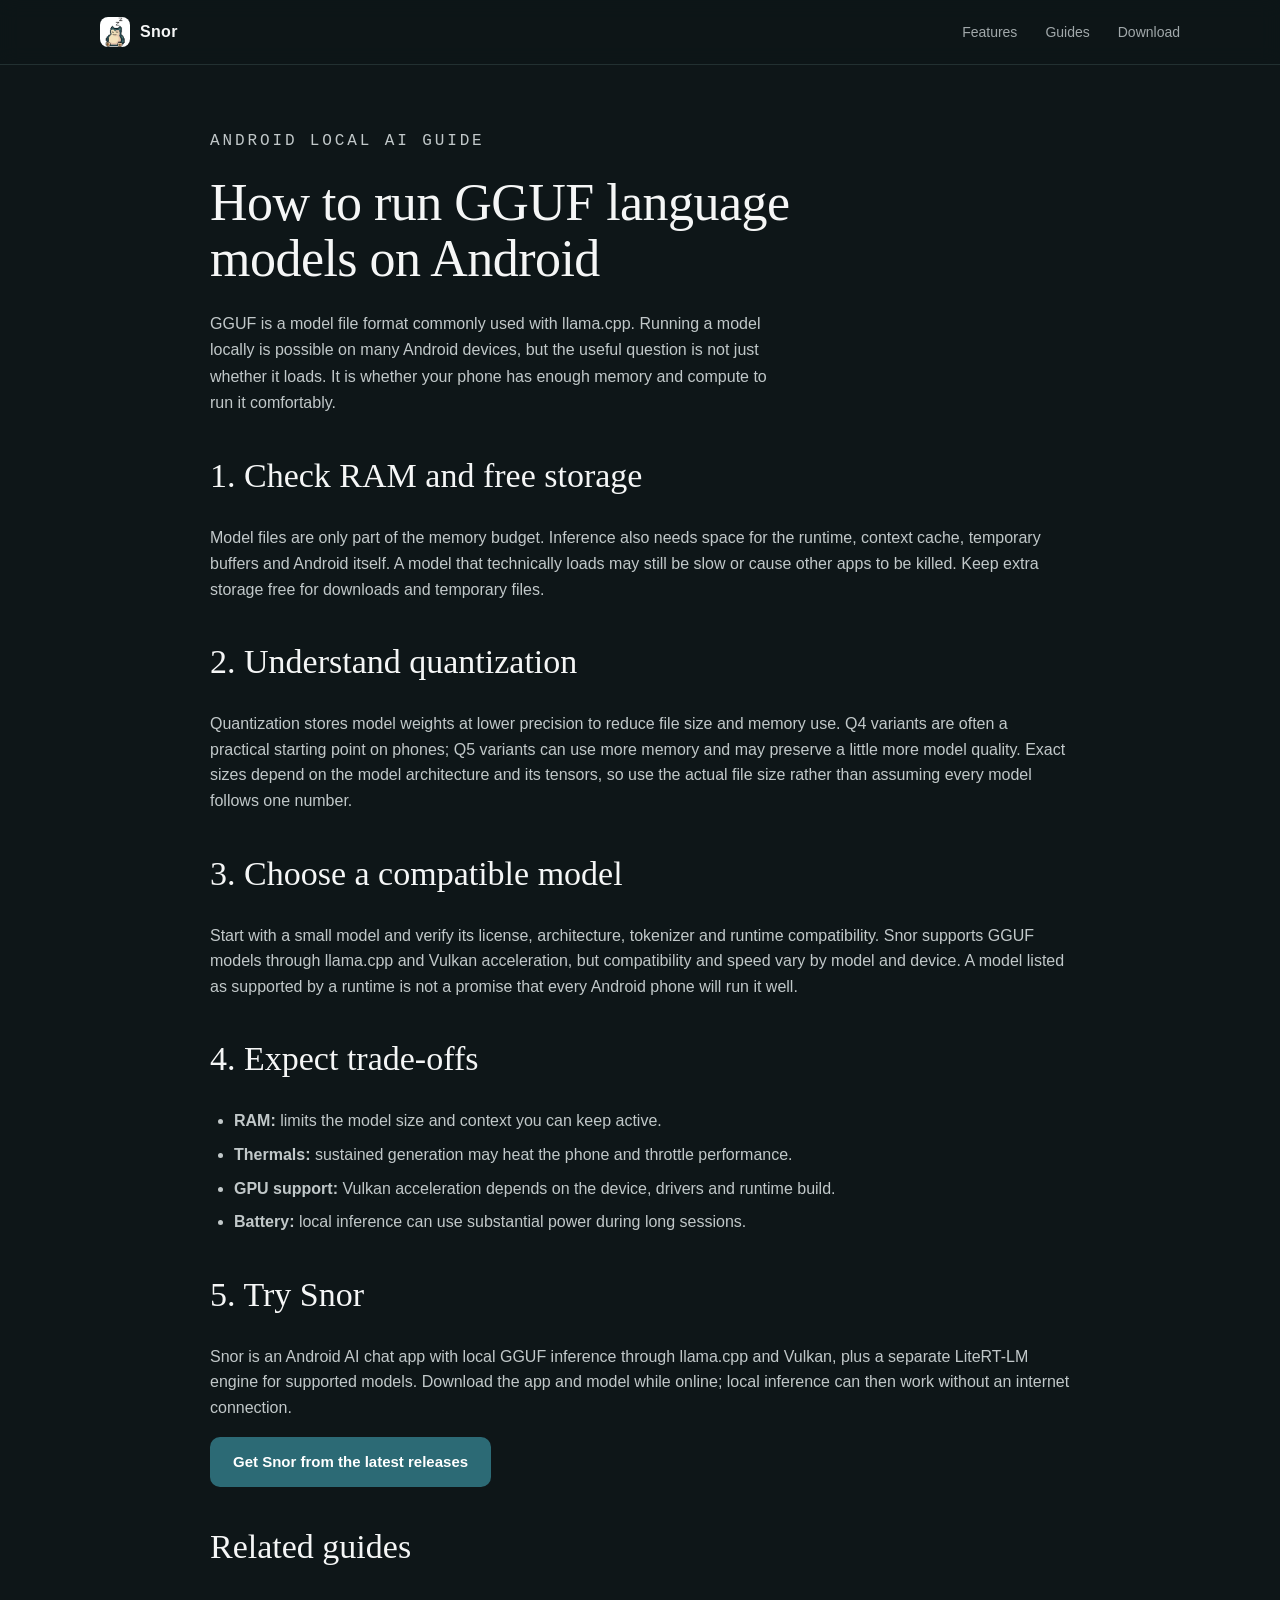
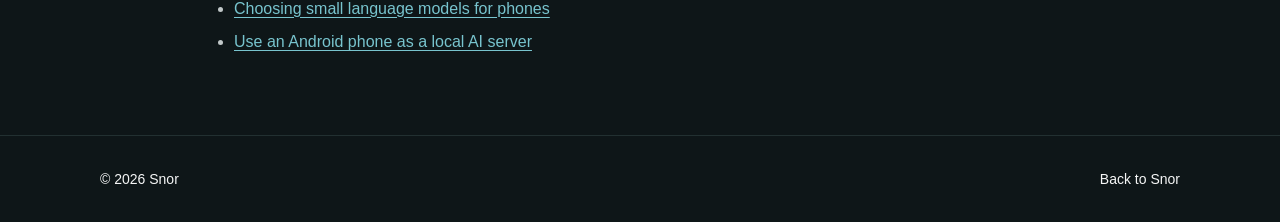
<file: guides/run-gguf-on-android.html>
<!doctype html>
<html lang="en">
<head>
  <meta charset="utf-8">
  <meta name="viewport" content="width=device-width, initial-scale=1">
  <title>How to Run GGUF Models on Android | Snor</title>
  <meta name="description" content="Learn how GGUF quantization, RAM, storage and Vulkan affect running local language models on Android phones.">
  <link rel="canonical" href="https://www.snor.site/guides/run-gguf-on-android.html">
  <meta name="robots" content="index,follow">
  <meta property="og:type" content="article">
  <meta property="og:site_name" content="Snor">
  <meta property="og:title" content="How to Run GGUF Models on Android | Snor">
  <meta property="og:description" content="Learn how GGUF quantization, RAM, storage and Vulkan affect running local language models on Android phones.">
  <meta property="og:url" content="https://www.snor.site/guides/run-gguf-on-android.html">
  <meta property="og:image" content="https://www.snor.site/assets/logo.jpg">
  <meta name="twitter:card" content="summary">
  <meta name="twitter:title" content="How to Run GGUF Models on Android | Snor">
  <meta name="twitter:description" content="Learn how GGUF quantization, RAM, storage and Vulkan affect running local language models on Android phones.">
  <script type="application/ld+json">{"@context":"https://schema.org","@type":"Article","headline":"How to run GGUF language models on Android","description":"Learn how GGUF quantization, RAM, storage and Vulkan affect running local language models on Android phones.","mainEntityOfPage":"https://www.snor.site/guides/run-gguf-on-android.html","author":{"@type":"Organization","name":"Snor","url":"https://www.snor.site/"},"publisher":{"@type":"Organization","name":"Snor","url":"https://www.snor.site/","logo":{"@type":"ImageObject","url":"https://www.snor.site/assets/logo.jpg"}},"datePublished":"2026-10-24","dateModified":"2026-10-24"}</script>
  <link rel="stylesheet" href="/styles.css">
</head>
<body>
  <header class="site-header"><div class="container header-inner"><a class="brand" href="/" aria-label="Snor home"><img class="brand-mark" src="/assets/logo.jpg" alt="" width="30" height="30"><span class="brand-name">Snor</span></a><nav class="nav" aria-label="Primary"><a href="/#features">Features</a><a href="/#guides">Guides</a><a href="/#download">Download</a></nav></div></header>
  <main class="container article-page">
    <p class="eyebrow">Android local AI guide</p>
    <h1>How to run GGUF language models on Android</h1>
    <p class="lede">GGUF is a model file format commonly used with llama.cpp. Running a model locally is possible on many Android devices, but the useful question is not just whether it loads. It is whether your phone has enough memory and compute to run it comfortably.</p>
    <h2>1. Check RAM and free storage</h2>
    <p>Model files are only part of the memory budget. Inference also needs space for the runtime, context cache, temporary buffers and Android itself. A model that technically loads may still be slow or cause other apps to be killed. Keep extra storage free for downloads and temporary files.</p>
    <h2>2. Understand quantization</h2>
    <p>Quantization stores model weights at lower precision to reduce file size and memory use. Q4 variants are often a practical starting point on phones; Q5 variants can use more memory and may preserve a little more model quality. Exact sizes depend on the model architecture and its tensors, so use the actual file size rather than assuming every model follows one number.</p>
    <h2>3. Choose a compatible model</h2>
    <p>Start with a small model and verify its license, architecture, tokenizer and runtime compatibility. Snor supports GGUF models through llama.cpp and Vulkan acceleration, but compatibility and speed vary by model and device. A model listed as supported by a runtime is not a promise that every Android phone will run it well.</p>
    <h2>4. Expect trade-offs</h2>
    <ul><li><strong>RAM:</strong> limits the model size and context you can keep active.</li><li><strong>Thermals:</strong> sustained generation may heat the phone and throttle performance.</li><li><strong>GPU support:</strong> Vulkan acceleration depends on the device, drivers and runtime build.</li><li><strong>Battery:</strong> local inference can use substantial power during long sessions.</li></ul>
    <h2>5. Try Snor</h2>
    <p>Snor is an Android AI chat app with local GGUF inference through llama.cpp and Vulkan, plus a separate LiteRT-LM engine for supported models. Download the app and model while online; local inference can then work without an internet connection.</p>
    <p><a class="btn btn-primary" href="https://github.com/ravvdevv/snor-landing/releases/latest">Get Snor from the latest releases</a></p>
    <h2>Related guides</h2><ul><li><a href="/guides/best-small-models.html">Choosing small language models for phones</a></li><li><a href="/guides/phone-as-local-ai-server.html">Use an Android phone as a local AI server</a></li></ul>
  </main>
  <footer class="site-footer"><div class="container footer-inner"><span>© 2026 Snor</span><a href="/">Back to Snor</a></div></footer>
</body>
</html>
</file>
<file: styles.css>
:root {
  --bg: #0e1618;
  --surface: #142023;
  --surface-2: #1b2c30;
  --border: #223031;
  --text: #f5f6f6;
  --muted: #a1a8aa;
  --accent: #2c6a75;
  --accent-text: #56a7b2;
  --accent-soft: rgba(44, 106, 117, 0.12);
  --radius: 10px;
  --font-body: -apple-system, BlinkMacSystemFont, "Segoe UI", Roboto, Helvetica,
    Arial, sans-serif;
  --font-display: Georgia, "Times New Roman", Times, serif;
  --font-mono: ui-monospace, "SF Mono", SFMono-Regular, Menlo, Consolas,
    "Liberation Mono", monospace;
}

* {
  box-sizing: border-box;
}

html {
  scroll-behavior: smooth;
  scroll-padding-top: 84px;
}

body {
  margin: 0;
  background: var(--bg);
  color: var(--text);
  font-family: var(--font-body);
  line-height: 1.6;
  -webkit-font-smoothing: antialiased;
}

a {
  color: inherit;
  text-decoration: none;
}

/* Layout ---------------------------------------------------------------- */

.container {
  width: min(1080px, calc(100% - 48px));
  margin-inline: auto;
}

/* Header ----------------------------------------------------------------- */

.site-header {
  position: sticky;
  top: 0;
  z-index: 10;
  background: rgba(14, 22, 24, 0.85);
  backdrop-filter: blur(10px);
  border-bottom: 1px solid var(--border);
}

.header-inner {
  display: flex;
  align-items: center;
  justify-content: space-between;
  height: 64px;
}

.brand {
  display: inline-flex;
  align-items: center;
  gap: 10px;
}

.brand-mark {
  width: 30px;
  height: 30px;
  display: block;
  object-fit: cover;
  object-position: center;
  border-radius: 8px;
  flex-shrink: 0;
}

.brand-name {
  font-weight: 600;
  letter-spacing: 0.02em;
}

.nav {
  display: flex;
  gap: 28px;
}

.nav a {
  color: var(--muted);
  font-size: 14px;
  transition: color 0.15s ease;
}

.nav a:hover {
  color: var(--text);
}

/* Hero ------------------------------------------------------------------- */

.hero {
  padding: 120px 0 96px;
  border-bottom: 1px solid var(--border);
  background:
    radial-gradient(1200px 500px at 75% -10%, var(--accent-soft), transparent 60%),
    var(--bg);
}

.hero-inner {
  max-width: 960px;
  display: grid;
  grid-template-columns: minmax(0, 360px) minmax(0, 1fr);
  align-items: center;
  gap: clamp(32px, 6vw, 80px);
}

.hero-visual,
.hero-copy {
  min-width: 0;
}

.hero-visual {
  line-height: 0;
}

.hero-visual img {
  display: block;
  width: min(340px, 100%);
  max-width: 100%;
  height: auto;
  border-radius: 14px;
}

.eyebrow {
  margin: 0 0 20px;
  font-family: var(--font-mono);
  font-size: 12px;
  letter-spacing: 0.18em;
  text-transform: uppercase;
  color: var(--muted);
}

h1 {
  margin: 0 0 24px;
  font-family: var(--font-display);
  font-weight: 400;
  font-size: clamp(40px, 7vw, 72px);
  line-height: 1.08;
  letter-spacing: -0.01em;
  text-wrap: balance;
}

h1 em {
  font-style: italic;
  color: var(--accent-text);
}

.lede {
  margin: 0 0 40px;
  max-width: 560px;
  color: var(--muted);
  font-size: 19px;
  line-height: 1.65;
  text-wrap: pretty;
}

.hero-actions {
  display: flex;
  flex-wrap: wrap;
  gap: 14px;
  margin-bottom: 24px;
}

.meta {
  margin: 0;
  font-family: var(--font-mono);
  font-size: 12.5px;
  color: var(--muted);
}

.meta.muted a {
  text-decoration: underline;
  text-underline-offset: 3px;
}

.meta.muted a:hover {
  color: var(--text);
}

/* Buttons ---------------------------------------------------------------- */

.btn {
  display: inline-flex;
  align-items: center;
  justify-content: center;
  gap: 8px;
  padding: 12px 22px;
  border-radius: var(--radius);
  border: 1px solid transparent;
  font-size: 15px;
  font-weight: 600;
  cursor: pointer;
  transition: transform 0.12s ease, box-shadow 0.15s ease, background 0.15s ease,
    border-color 0.15s ease;
}

.btn:active {
  transform: translateY(1px);
}

.btn-primary {
  background: var(--accent);
  color: #fff;
}

.btn-primary:hover {
  box-shadow: 0 6px 24px rgba(44, 106, 117, 0.35);
}

.btn-ghost {
  border-color: var(--border);
  color: var(--text);
}

.btn-ghost:hover {
  border-color: var(--muted);
}

.btn-large {
  padding: 16px 30px;
  font-size: 16px;
}

.btn-meta {
  font-family: var(--font-mono);
  font-size: 12px;
  font-weight: 400;
  opacity: 0.85;
}

/* Features ---------------------------------------------------------------- */

.features {
  padding: 96px 0;
}

.features h2,
.how h2,
.privacy h2,
.faq h2,
.download h2 {
  margin: 0 0 48px;
  max-width: 620px;
  font-family: var(--font-display);
  font-weight: 400;
  font-size: clamp(28px, 4vw, 40px);
  line-height: 1.2;
  text-wrap: balance;
}

.grid {
  display: grid;
  grid-template-columns: repeat(auto-fit, minmax(280px, 1fr));
  gap: 16px;
}

.card {
  background: var(--surface);
  border: 1px solid var(--border);
  border-radius: var(--radius);
  padding: 28px;
  transition: border-color 0.2s ease, background 0.2s ease;
}

.card:hover {
  border-color: rgba(44, 106, 117, 0.45);
  background: var(--surface-2);
}

.card h3 {
  margin: 0 0 10px;
  font-size: 17px;
  font-weight: 600;
  letter-spacing: 0.01em;
}

.card p {
  margin: 0;
  color: var(--muted);
  font-size: 15px;
}

.card p + p {
  margin-top: 10px;
}

.card p code {
  font-family: var(--font-mono);
  font-size: 0.92em;
  color: var(--text);
  overflow-wrap: anywhere;
}

.provider-logos {
  display: flex;
  align-items: center;
  flex-wrap: wrap;
  gap: 14px;
  margin-top: 18px;
}

.provider-logos img {
  height: 22px;
  width: auto;
  opacity: 0.75;
  transition: opacity 0.2s ease;
}

.provider-logos img:hover {
  opacity: 1;
}

.card-media {
  margin: 0 0 18px;
  width: 100%;
  aspect-ratio: 4 / 3;
  display: flex;
  align-items: center;
  justify-content: center;
}

.card-media picture {
  display: block;
  width: 100%;
  height: 100%;
}

.card-media img {
  display: block;
  width: 100%;
  height: 100%;
  object-fit: contain;
}

/* How it works ---------------------------------------------------------- */

.how {
  padding: 96px 0;
}

.how h2 {
  margin-bottom: 16px;
}

.how .eyebrow {
  margin-bottom: 12px;
}

.how .container > h2 {
  margin-bottom: 72px;
}

.flow {
  display: flex;
  flex-direction: column;
  align-items: center;
}

.flow-box {
  display: flex;
  flex-direction: column;
  align-items: center;
  text-align: center;
  gap: 8px;
  padding: 28px;
}

.flow-box h3 {
  margin: 4px 0 0;
  font-size: 17px;
  font-weight: 600;
  letter-spacing: 0.01em;
}

.flow-box p {
  margin: 0;
  color: var(--muted);
  font-size: 15px;
  max-width: 360px;
}

.flow-narrow {
  max-width: 460px;
}

.flow-tag {
  width: 26px;
  height: 26px;
  border-radius: 50%;
  background: var(--accent);
  color: #fff;
  font-size: 14px;
  font-weight: 600;
  line-height: 26px;
  text-align: center;
  flex-shrink: 0;
}

.flow-link {
  position: relative;
  width: 2px;
  height: 48px;
  background: var(--border);
}

.flow-link::after {
  content: "";
  position: absolute;
  left: 50%;
  bottom: -1px;
  transform: translateX(-50%);
  border-left: 6px solid transparent;
  border-right: 6px solid transparent;
  border-top: 8px solid var(--accent);
}

.flow-split,
.flow-merge {
  position: relative;
  width: 2px;
  height: 48px;
  background: transparent;
}

.flow-split .c-in,
.flow-merge .c-in,
.flow-merge .c-out {
  position: absolute;
  top: 0;
  left: 50%;
  transform: translateX(-50%);
  width: 2px;
  height: 24px;
  background: var(--border);
}

.flow-split .c-rail,
.flow-merge .c-rail {
  position: absolute;
  top: 24px;
  left: 0;
  width: 100%;
  height: 2px;
  background: var(--border);
}

.flow-split .c-out {
  position: absolute;
  top: 26px;
  width: 2px;
  height: 22px;
  background: var(--border);
}

.flow-split .c-out-left {
  left: 25%;
  transform: translateX(-50%);
}

.flow-split .c-out-right {
  left: 75%;
  transform: translateX(-50%);
}

.flow-merge .c-in-left {
  left: 25%;
  transform: translateX(-50%);
}

.flow-merge .c-in-right {
  left: 75%;
  transform: translateX(-50%);
}

.flow-branches {
  display: grid;
  grid-template-columns: minmax(0, 1fr) minmax(0, 1fr);
  gap: 16px;
  width: 100%;
}

.flow-badge {
  display: inline-flex;
  align-items: center;
  gap: 6px;
  padding: 4px 12px;
  border-radius: 999px;
  font-size: 13px;
  font-weight: 600;
  letter-spacing: 0.03em;
  text-transform: uppercase;
}

.flow-badge-local {
  background: var(--accent);
  color: #fff;
}

.flow-badge-cloud {
  border: 1px solid var(--accent-text);
  color: var(--accent-text);
}

/* Privacy ---------------------------------------------------------------- */

.privacy {
  padding: 96px 0;
  border-top: 1px solid var(--border);
  background: var(--surface);
}

.privacy-grid {
  display: grid;
  grid-template-columns: repeat(auto-fit, minmax(280px, 1fr));
  gap: 28px;
  max-width: 820px;
}

.privacy-grid p {
  margin: 0;
  color: var(--muted);
  font-size: 16px;
  text-wrap: pretty;
}

/* FAQ --------------------------------------------------------------------- */

.faq {
  padding: 96px 0;
  border-top: 1px solid var(--border);
}

.faq-list {
  display: grid;
  gap: 12px;
  max-width: 820px;
}

.faq-item {
  background: var(--surface);
  border: 1px solid var(--border);
  border-radius: var(--radius);
  transition: border-color 0.2s ease;
}

.faq-item[open] {
  border-color: rgba(44, 106, 117, 0.45);
}

.faq-item summary {
  padding: 20px 28px;
  cursor: pointer;
  font-size: 17px;
  font-weight: 600;
  list-style: none;
}

.faq-item summary::-webkit-details-marker {
  display: none;
}

.faq-item summary::after {
  content: "+";
  float: right;
  color: var(--accent-text);
  font-weight: 400;
}

.faq-item[open] summary::after {
  content: "\2212";
}

.faq-item p {
  margin: 0;
  padding: 0 28px 24px;
  color: var(--muted);
  font-size: 16px;
  text-wrap: pretty;
}

/* Download ---------------------------------------------------------------- */

.download {
  padding: 96px 0;
  text-align: center;
  border-top: 1px solid var(--border);
  background:
    radial-gradient(900px 380px at 50% 120%, var(--accent-soft), transparent 60%),
    var(--bg);
}

.download h2 {
  margin-inline: auto;
}

.download-note {
  margin: 0 auto 36px;
  max-width: 520px;
  color: var(--muted);
}

.download .meta {
  margin-top: 18px;
}

.muted {
  color: var(--muted);
}

/* Footer ------------------------------------------------------------------ */

.site-footer {
  border-top: 1px solid var(--border);
  padding: 32px 0;
}

.footer-inner {
  display: flex;
  align-items: center;
  justify-content: space-between;
  flex-wrap: wrap;
  gap: 8px;
  font-size: 14px;
}

/* Focus / a11y ------------------------------------------------------------ */

:focus-visible {
  outline: 2px solid var(--accent-text);
  outline-offset: 2px;
}

/* Error 404 --------------------------------------------------------------- */

.error-404 {
  min-height: 100vh;
  display: flex;
  align-items: center;
  justify-content: center;
  background:
    radial-gradient(1200px 500px at 75% -10%, var(--accent-soft), transparent 60%),
    var(--bg);
}

.error-404 .container {
  text-align: center;
  padding: 48px;
}

.error-404 .hero-visual img {
  border-radius: 12px;
  margin-bottom: 24px;
}

.error-404 h1 {
  font-family: var(--font-display);
  font-weight: 400;
  font-size: clamp(32px, 6vw, 48px);
  margin: 0 0 24px;
  letter-spacing: -0.01em;
}

.error-404 .lede {
  color: var(--muted);
  font-size: 19px;
  line-height: 1.65;
  max-width: 560px;
  margin: 0 auto 32px;
}

.error-404 .hero-actions {
  display: flex;
  justify-content: center;
  gap: 14px;
  flex-wrap: wrap;
}

@media (prefers-reduced-motion: reduce) {
  html {
    scroll-behavior: auto;
  }

  *,
  *::before,
  *::after {
    transition: none !important;
    animation: none !important;
  }
}

/* Responsive --------------------------------------------------------------- */

@media (max-width: 900px) {
  .hero {
    padding: 88px 0 72px;
  }

  .hero-inner {
    grid-template-columns: 1fr;
    gap: 40px;
  }

  .hero-visual {
    display: flex;
    justify-content: center;
  }

  .hero-visual img {
    width: min(260px, 60vw);
  }
}

@media (max-width: 640px) {
  .hero {
    padding: 72px 0 64px;
  }

  .hero-inner {
    gap: 24px;
  }

  .nav {
    gap: 16px;
    flex-wrap: wrap;
  }

  .hero-visual img {
    max-width: 120px;
  }

  h1 {
    font-size: clamp(34px, 9vw, 40px);
    margin-bottom: 18px;
  }

  .lede {
    font-size: 17px;
    margin-bottom: 32px;
  }
  .features,
  .how,
  .privacy,
  .faq,
  .download {
    padding: 64px 0;
  }

  .how .container > h2 {
    margin-bottom: 56px;
  }

  .flow-link {
    height: 40px;
  }

  .flow-split,
  .flow-merge {
    height: 40px;
  }

  .flow-split span,
  .flow-merge span {
    display: none;
  }

  .flow-split::before,
  .flow-merge::before {
    content: "";
    position: absolute;
    top: 0;
    left: 50%;
    transform: translateX(-50%);
    width: 2px;
    height: 100%;
    background: var(--border);
  }

  .flow-branches {
    grid-template-columns: 1fr;
    gap: 16px;
  }

  .flow-branches .flow-box:not(:last-child)::after {
    content: "";
    width: 2px;
    height: 16px;
    margin: 4px auto 0;
    background: var(--border);
  }

  .nav {
    gap: 18px;
  }

  .nav a {
    font-size: 13px;
  }

  .brand-name {
    display: none;
  }

  .hero-actions .btn {
    width: 100%;
  }
}
.resources{padding:88px 0;border-top:1px solid var(--border);background:var(--surface)}.resources h2{margin:0 0 14px;max-width:680px;font:400 clamp(28px,4vw,40px)/1.2 var(--font-display)}.resources-intro{max-width:680px;color:var(--muted);margin:0 0 30px}.resource-grid{display:grid;grid-template-columns:repeat(auto-fit,minmax(230px,1fr));gap:14px}.resource-link{display:flex;flex-direction:column;gap:8px;padding:22px;border:1px solid var(--border);border-radius:var(--radius);background:var(--bg)}.resource-link:hover{border-color:var(--accent-text)}.resource-link strong{font-size:17px;line-height:1.35}.resource-link>span:last-child{color:var(--muted);font-size:14px}.resource-type{color:var(--accent-text);font:12px var(--font-mono);text-transform:uppercase;letter-spacing:.12em}
.article-hero{padding:76px 0 46px;border-bottom:1px solid var(--border);background:radial-gradient(900px 380px at 75% -10%,var(--accent-soft),transparent 60%)}.article-hero h1{max-width:900px;font-size:clamp(36px,6vw,60px);margin-bottom:18px}.article-hero .lede{max-width:760px;margin-bottom:0;font-size:18px}.breadcrumbs{color:var(--muted);font-size:13px;margin-bottom:28px}.breadcrumbs a,.article-body a{text-decoration:underline;text-underline-offset:3px}.article-layout{display:grid;grid-template-columns:minmax(0,760px) minmax(180px,240px);gap:56px;padding:52px 0 88px;align-items:start}.article-body{min-width:0}.article-body h2{margin:42px 0 12px;font:400 clamp(25px,3vw,34px)/1.2 var(--font-display)}.article-body h3{margin:28px 0 8px;font-size:19px}.article-body p,.article-body li{color:#c1c8c9;font-size:16px}.article-body ul,.article-body ol{padding-left:24px}.article-body li+li{margin-top:8px}.article-body a{color:#78c4ce}.article-body code{color:var(--text);font:.92em var(--font-mono);overflow-wrap:anywhere}.article-body pre{padding:18px;overflow-x:auto;border:1px solid var(--border);border-radius:var(--radius);background:#091012}.article-body pre code{white-space:pre}.article-note{padding:18px 20px;border-left:3px solid var(--accent-text);background:var(--surface);color:var(--muted)}.article-aside{position:sticky;top:90px;padding:20px;border:1px solid var(--border);border-radius:var(--radius);background:var(--surface)}.article-aside h2{margin:0 0 12px;font-size:14px}.article-aside a{display:block;padding:7px 0;color:var(--muted);font-size:14px}.article-aside a:hover{color:var(--text)}.article-cta{margin-top:40px;padding:24px;border:1px solid var(--border);border-radius:var(--radius);background:var(--surface)}.article-cta h2{margin-top:0}
@media(max-width:760px){.resources{padding:64px 0}.article-layout{grid-template-columns:1fr;gap:24px;padding-top:32px}.article-aside{position:static;order:-1}.article-hero{padding:52px 0 36px}}

/* Article pages: external CSS only so the site's Content-Security-Policy applies */
.article-page{max-width:860px;padding-block:4rem}
.article-page h1{font-size:clamp(34px,6vw,52px);max-width:800px}
.article-page h2{margin-top:2.5rem;font:400 clamp(24px,3.5vw,34px)/1.2 var(--font-display)}
.article-page h3{margin-top:1.75rem}
.article-page p,.article-page li{color:#c1c8c9;font-size:16px}
.article-page ul,.article-page ol{padding-left:1.5rem}
.article-page li+li{margin-top:.5rem}
.article-page a:not(.btn){color:#78c4ce;text-decoration:underline;text-underline-offset:3px}
.article-page code{font: .92em var(--font-mono);overflow-wrap:anywhere;color:var(--text)}
.article-page table{width:100%;border-collapse:collapse;font-size:14px}
.article-page th,.article-page td{padding:12px;text-align:left;vertical-align:top;border:1px solid var(--border)}
.article-page th{background:var(--surface);color:var(--text)}
.article-page td{color:#c1c8c9}
.table-wrap{max-width:100%;overflow-x:auto;margin:24px 0}
@media(max-width:640px){.article-page{padding-block:2.5rem}.article-page table{min-width:560px}}
</file>
